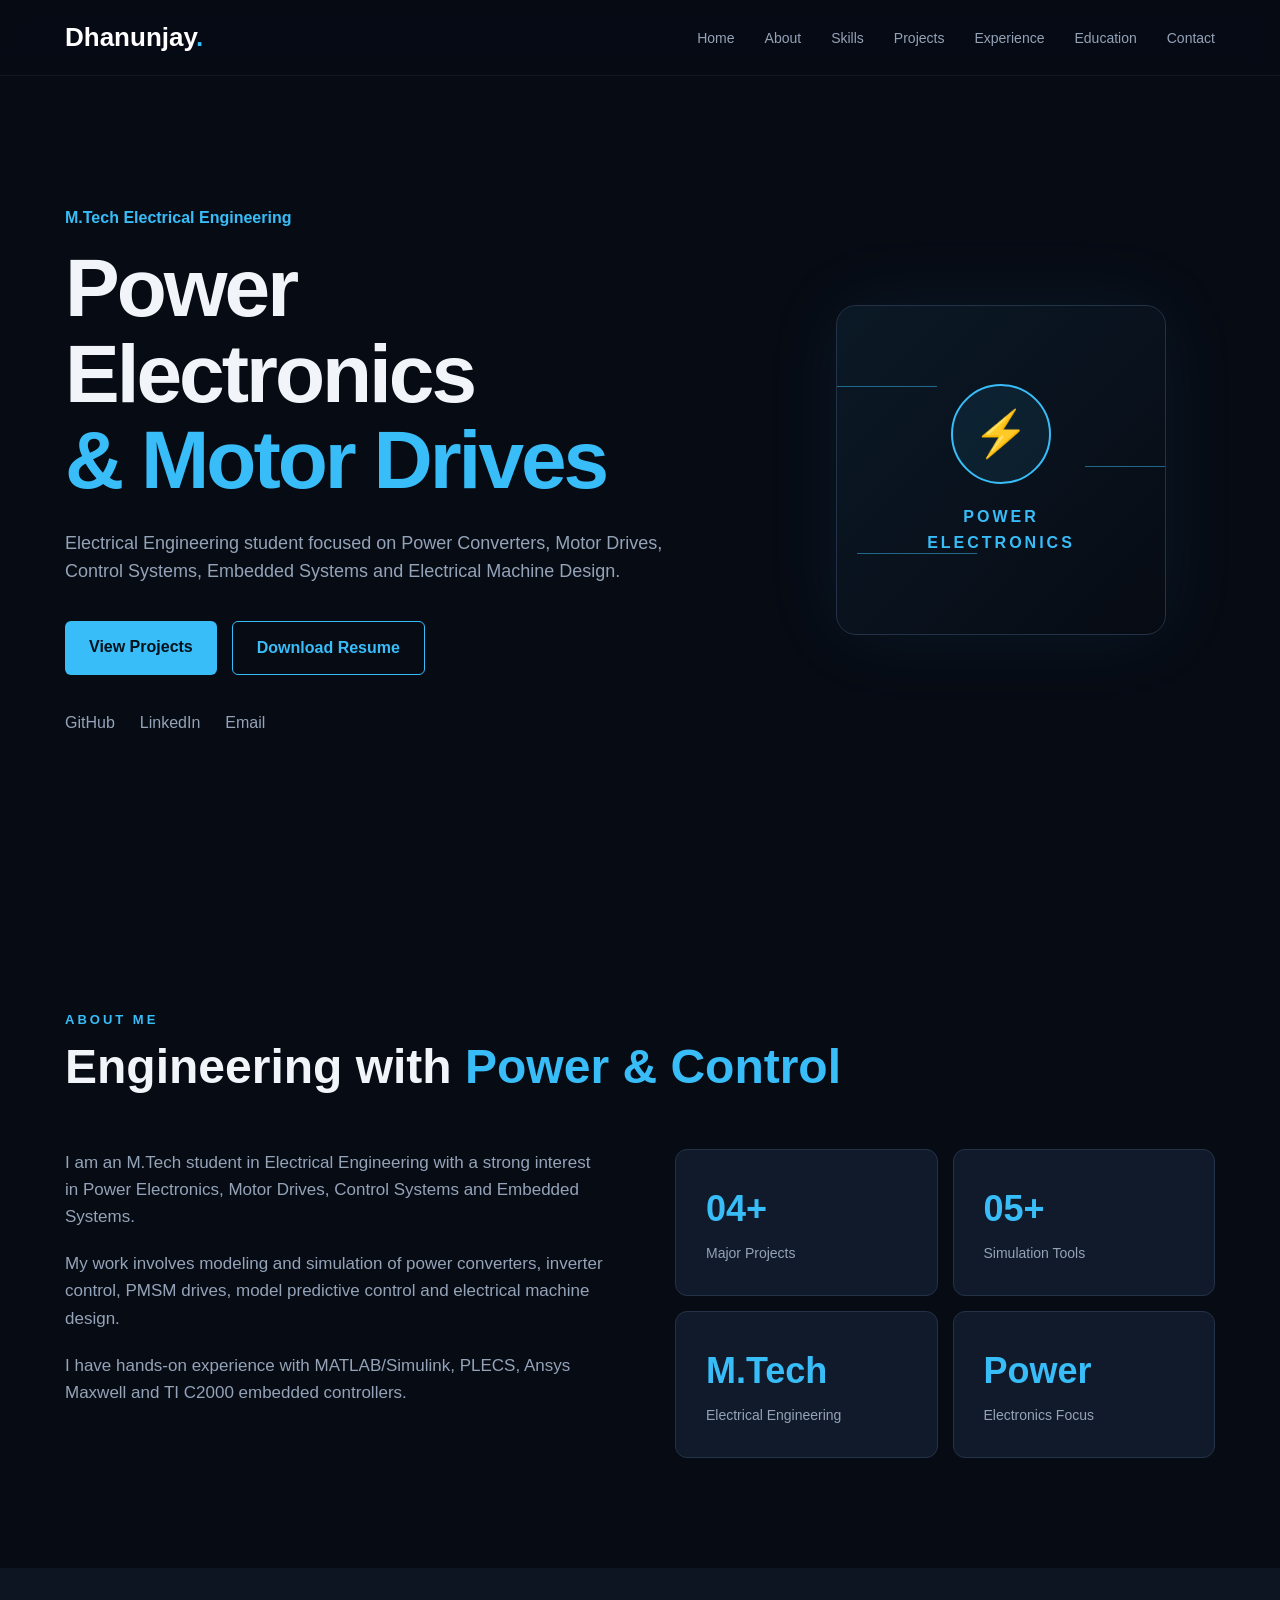
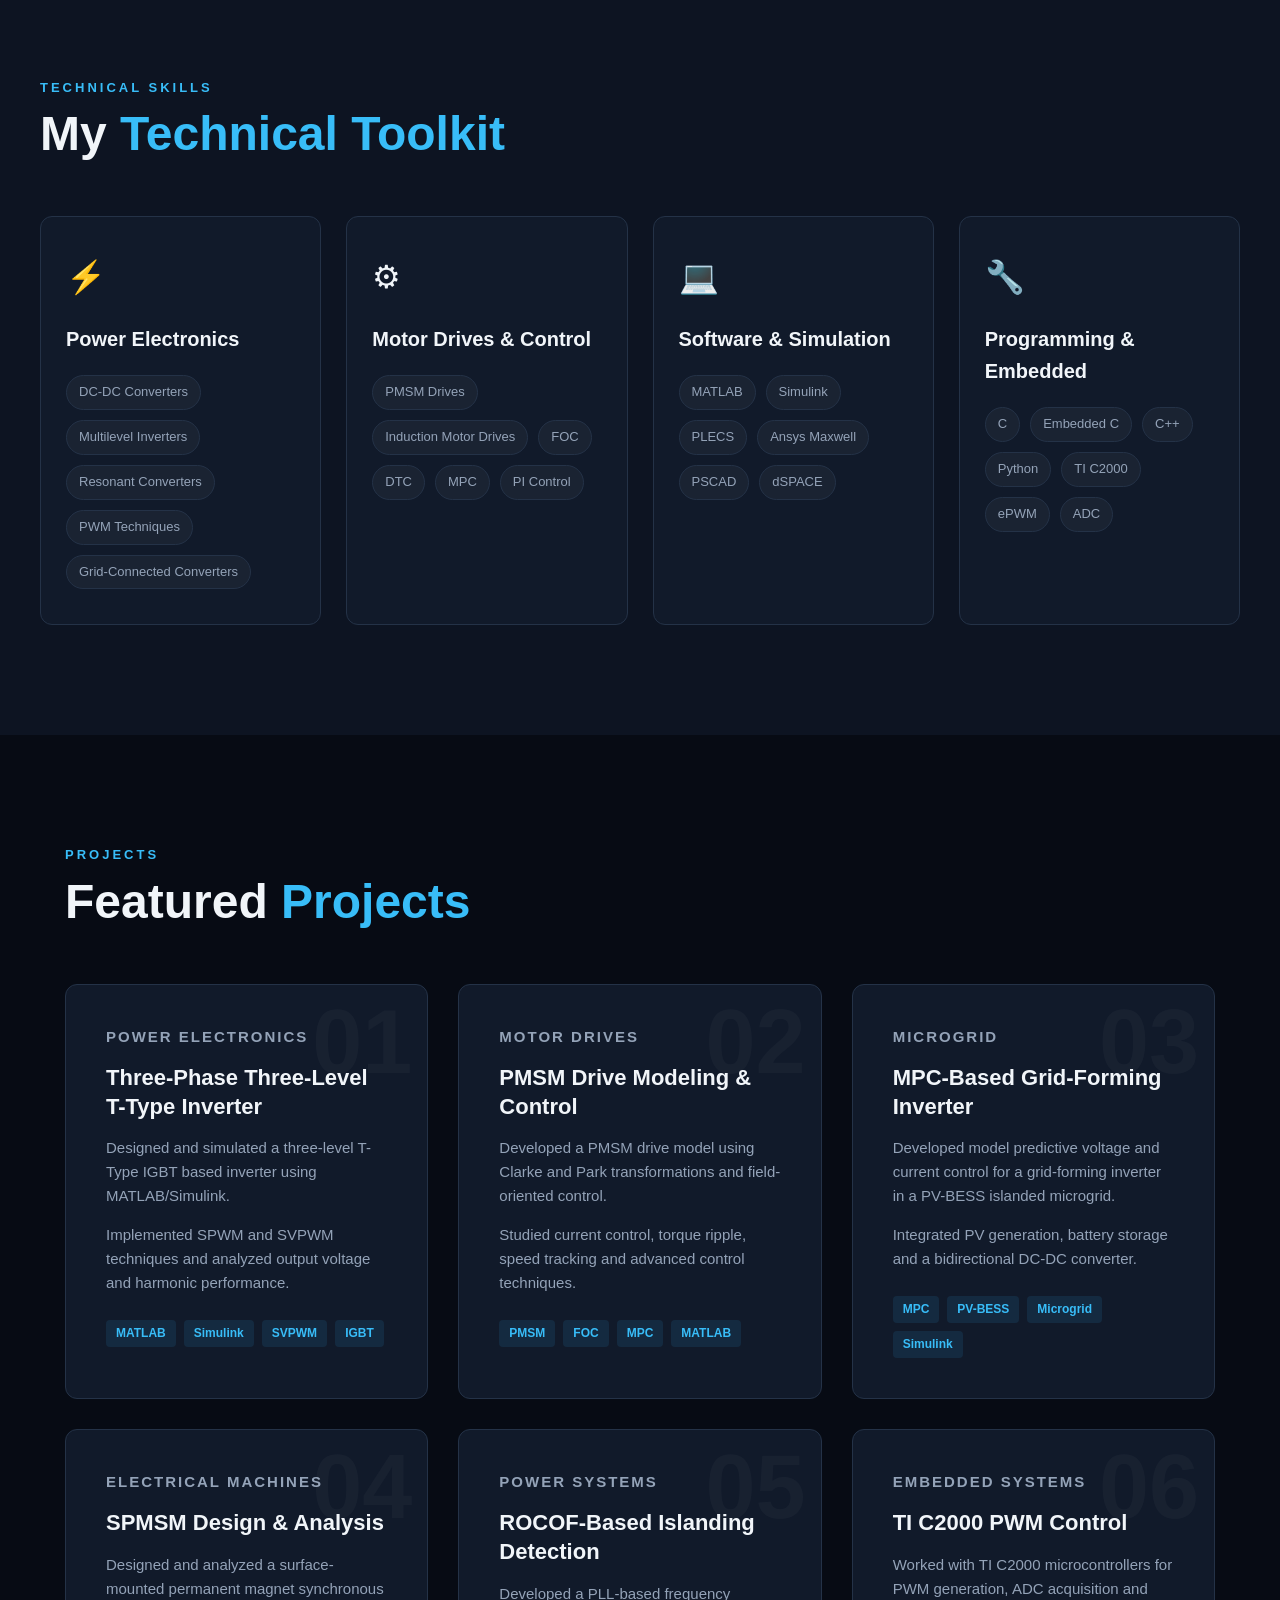
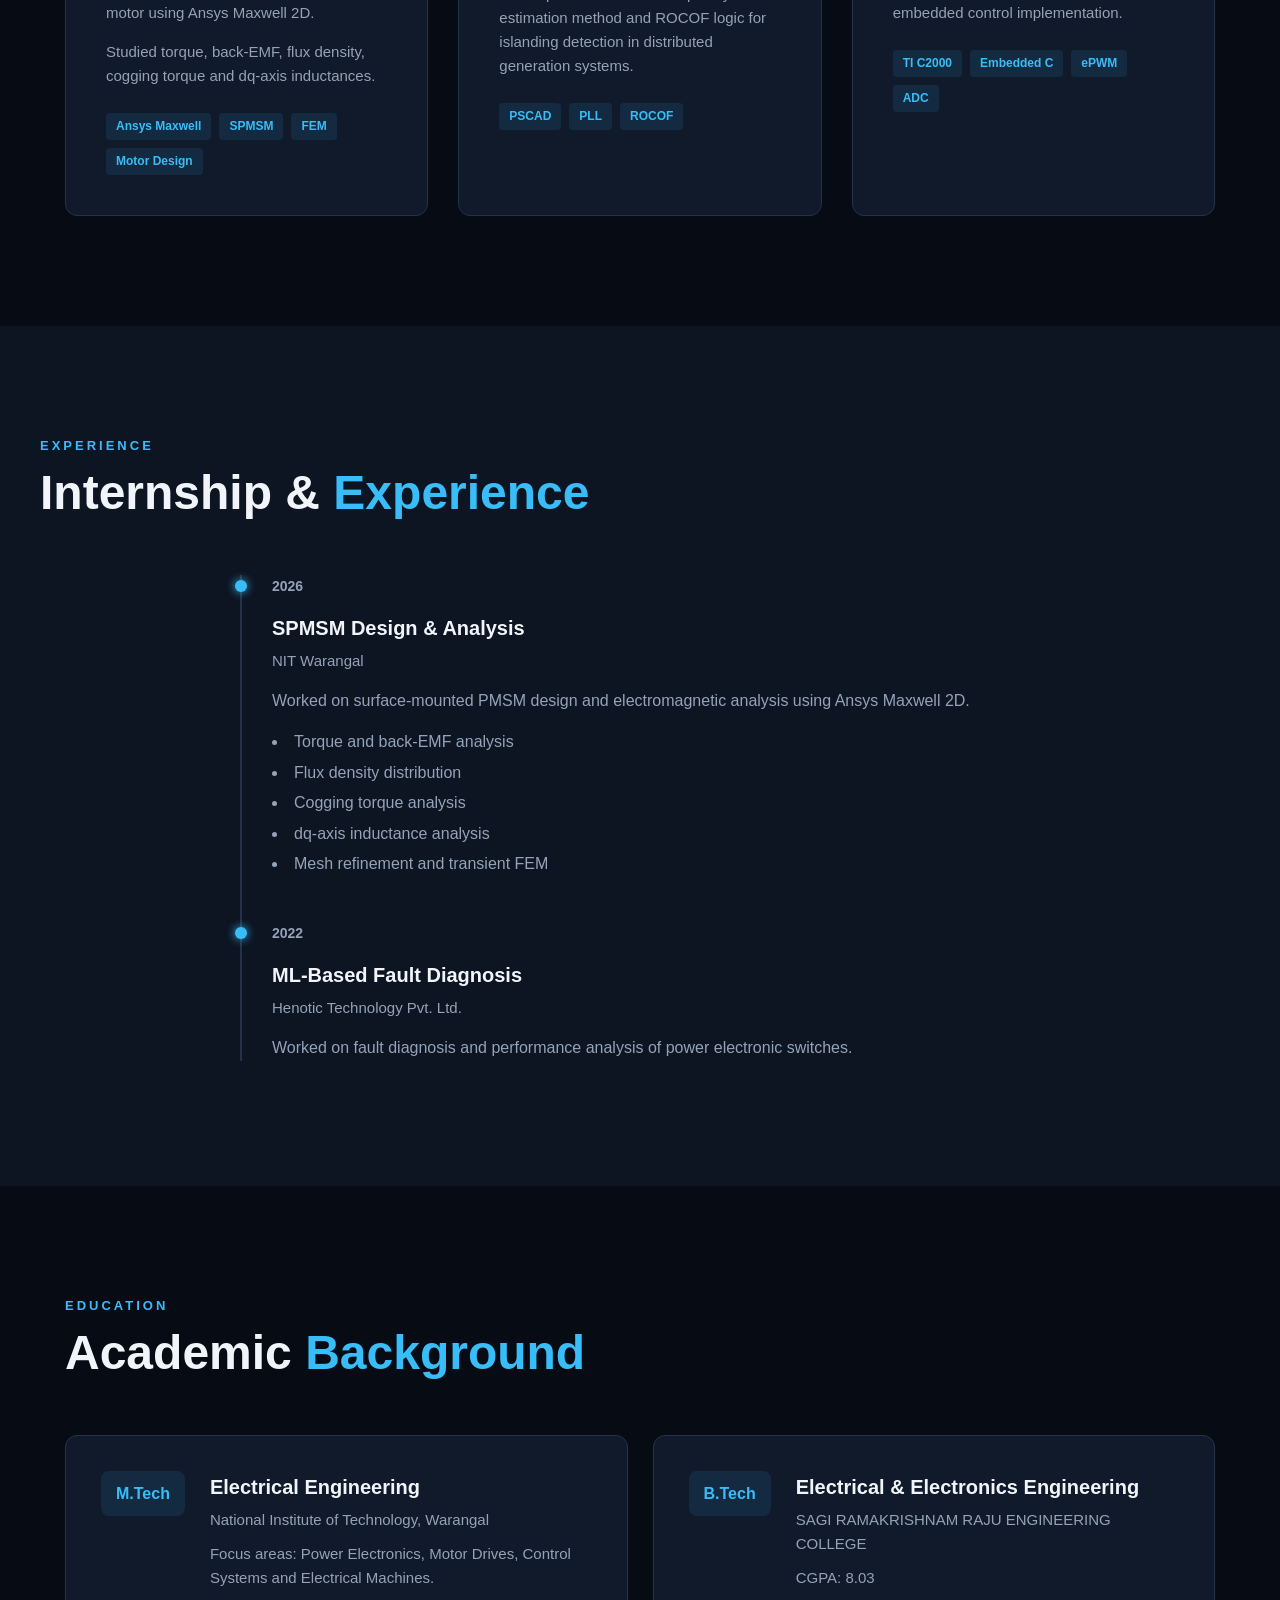
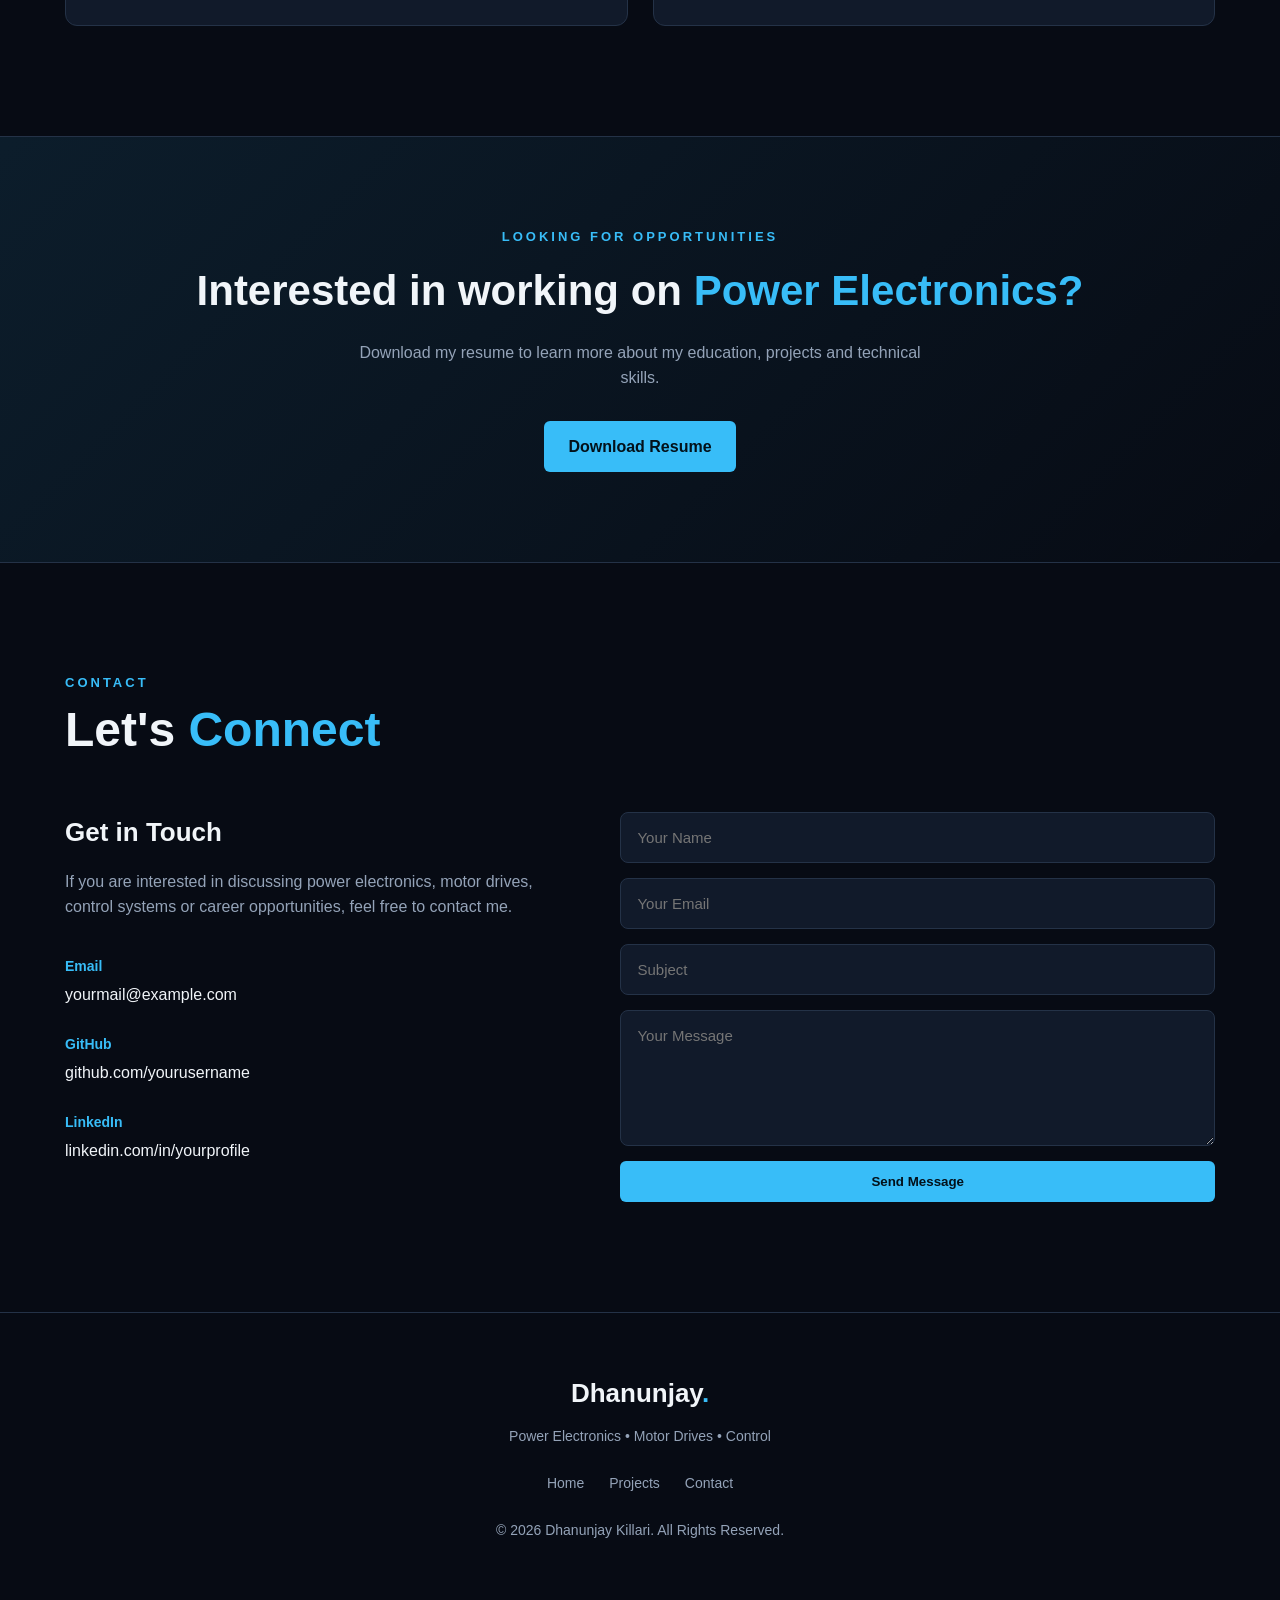
<file: index.html>
<!DOCTYPE html>
<html lang="en">

<head>
    <meta charset="UTF-8">
    <meta name="viewport" content="width=device-width, initial-scale=1.0">

    <title>Dhanunjay Killari | Power Electronics Engineer</title>

    <meta name="description"
        content="Portfolio of Dhanunjay Killari - M.Tech Electrical Engineering student specialising in Power Electronics, Motor Drives and Control Systems.">

    <link rel="stylesheet" href="style.css">
</head>

<body>

    <!-- ================= NAVIGATION ================= -->

    <header class="header">

        <nav class="navbar">

            <a href="#home" class="logo">
                Dhanunjay<span>.</span>
            </a>

            <button class="menu-btn" id="menuBtn">
                ☰
            </button>

            <ul class="nav-links" id="navLinks">

                <li>
                    <a href="#home">Home</a>
                </li>

                <li>
                    <a href="#about">About</a>
                </li>

                <li>
                    <a href="#skills">Skills</a>
                </li>

                <li>
                    <a href="#projects">Projects</a>
                </li>

                <li>
                    <a href="#experience">Experience</a>
                </li>

                <li>
                    <a href="#education">Education</a>
                </li>

                <li>
                    <a href="#contact">Contact</a>
                </li>

            </ul>

        </nav>

    </header>


    <!-- ================= HOME ================= -->

    <section id="home" class="hero">

        <div class="hero-content">

            <div class="hero-text">

                <p class="hero-small">
                    M.Tech Electrical Engineering
                </p>

                <h1>
                    Power Electronics
                    <br>
                    <span>& Motor Drives</span>
                </h1>

                <p class="hero-description">

                    Electrical Engineering student focused on
                    Power Converters, Motor Drives, Control Systems,
                    Embedded Systems and Electrical Machine Design.

                </p>

                <div class="hero-buttons">

                    <a href="#projects" class="btn primary-btn">
                        View Projects
                    </a>

                    <a href="new_one.pdf"
                       class="btn secondary-btn"
                       target="_blank">
                        Download Resume
                    </a>

                </div>

                <div class="social-links">

                    <a href="https://github.com/"
                       target="_blank">
                        GitHub
                    </a>

                    <a href="https://www.linkedin.com/in/dhanunjay-m1r06/"
                       target="_blank">
                        LinkedIn
                    </a>

                    <a href="mailto:killaridhanunjai@gmail.com">
                        Email
                    </a>

                </div>

            </div>


            <div class="hero-graphic">

                <div class="circuit-box">

                    <div class="circuit-line line1"></div>
                    <div class="circuit-line line2"></div>
                    <div class="circuit-line line3"></div>

                    <div class="circle">
                        ⚡
                    </div>

                    <p>
                        POWER<br>
                        ELECTRONICS
                    </p>

                </div>

            </div>

        </div>

    </section>


    <!-- ================= ABOUT ================= -->

    <section id="about" class="section">

        <div class="section-title">

            <p>ABOUT ME</p>

            <h2>
                Engineering with
                <span>Power & Control</span>
            </h2>

        </div>


        <div class="about-container">

            <div class="about-text">

                <p>
                    I am an M.Tech student in Electrical Engineering
                    with a strong interest in Power Electronics,
                    Motor Drives, Control Systems and Embedded Systems.
                </p>

                <p>
                    My work involves modeling and simulation of power
                    converters, inverter control, PMSM drives,
                    model predictive control and electrical machine
                    design.
                </p>

                <p>
                    I have hands-on experience with MATLAB/Simulink,
                    PLECS, Ansys Maxwell and TI C2000 embedded
                    controllers.
                </p>

            </div>


            <div class="about-stats">

                <div class="stat-card">

                    <h3>04+</h3>

                    <p>
                        Major Projects
                    </p>

                </div>


                <div class="stat-card">

                    <h3>05+</h3>

                    <p>
                        Simulation Tools
                    </p>

                </div>


                <div class="stat-card">

                    <h3>M.Tech</h3>

                    <p>
                        Electrical Engineering
                    </p>

                </div>


                <div class="stat-card">

                    <h3>Power</h3>

                    <p>
                        Electronics Focus
                    </p>

                </div>

            </div>

        </div>

    </section>


    <!-- ================= SKILLS ================= -->

    <section id="skills" class="section dark-section">

        <div class="section-title">

            <p>TECHNICAL SKILLS</p>

            <h2>
                My <span>Technical Toolkit</span>
            </h2>

        </div>


        <div class="skills-container">


            <!-- Power Electronics -->

            <div class="skill-category">

                <div class="skill-icon">
                    ⚡
                </div>

                <h3>
                    Power Electronics
                </h3>

                <div class="skill-list">

                    <span>DC-DC Converters</span>
                    <span>Multilevel Inverters</span>
                    <span>Resonant Converters</span>
                    <span>PWM Techniques</span>
                    <span>Grid-Connected Converters</span>

                </div>

            </div>


            <!-- Motor Drives -->

            <div class="skill-category">

                <div class="skill-icon">
                    ⚙
                </div>

                <h3>
                    Motor Drives & Control
                </h3>

                <div class="skill-list">

                    <span>PMSM Drives</span>
                    <span>Induction Motor Drives</span>
                    <span>FOC</span>
                    <span>DTC</span>
                    <span>MPC</span>
                    <span>PI Control</span>

                </div>

            </div>


            <!-- Software -->

            <div class="skill-category">

                <div class="skill-icon">
                    💻
                </div>

                <h3>
                    Software & Simulation
                </h3>

                <div class="skill-list">

                    <span>MATLAB</span>
                    <span>Simulink</span>
                    <span>PLECS</span>
                    <span>Ansys Maxwell</span>
                    <span>PSCAD</span>
                    <span>dSPACE</span>

                </div>

            </div>


            <!-- Embedded -->

            <div class="skill-category">

                <div class="skill-icon">
                    🔧
                </div>

                <h3>
                    Programming & Embedded
                </h3>

                <div class="skill-list">

                    <span>C</span>
                    <span>Embedded C</span>
                    <span>C++</span>
                    <span>Python</span>
                    <span>TI C2000</span>
                    <span>ePWM</span>
                    <span>ADC</span>

                </div>

            </div>

        </div>

    </section>


    <!-- ================= PROJECTS ================= -->

    <section id="projects" class="section">

        <div class="section-title">

            <p>PROJECTS</p>

            <h2>
                Featured <span>Projects</span>
            </h2>

        </div>


        <div class="projects-container">


            <!-- PROJECT 1 -->

            <div class="project-card">

                <div class="project-number">
                    01
                </div>

                <div class="project-content">

                    <p class="project-type">
                        POWER ELECTRONICS
                    </p>

                    <h3>
                        Three-Phase Three-Level
                        T-Type Inverter
                    </h3>

                    <p>
                        Designed and simulated a three-level
                        T-Type IGBT based inverter using
                        MATLAB/Simulink.
                    </p>

                    <p>
                        Implemented SPWM and SVPWM techniques
                        and analyzed output voltage and harmonic
                        performance.
                    </p>

                    <div class="project-tags">

                        <span>MATLAB</span>
                        <span>Simulink</span>
                        <span>SVPWM</span>
                        <span>IGBT</span>

                    </div>

                </div>

            </div>


            <!-- PROJECT 2 -->

            <div class="project-card">

                <div class="project-number">
                    02
                </div>

                <div class="project-content">

                    <p class="project-type">
                        MOTOR DRIVES
                    </p>

                    <h3>
                        PMSM Drive Modeling
                        & Control
                    </h3>

                    <p>
                        Developed a PMSM drive model using
                        Clarke and Park transformations and
                        field-oriented control.
                    </p>

                    <p>
                        Studied current control, torque ripple,
                        speed tracking and advanced control
                        techniques.
                    </p>

                    <div class="project-tags">

                        <span>PMSM</span>
                        <span>FOC</span>
                        <span>MPC</span>
                        <span>MATLAB</span>

                    </div>

                </div>

            </div>


            <!-- PROJECT 3 -->

            <div class="project-card">

                <div class="project-number">
                    03
                </div>

                <div class="project-content">

                    <p class="project-type">
                        MICROGRID
                    </p>

                    <h3>
                        MPC-Based Grid-Forming
                        Inverter
                    </h3>

                    <p>
                        Developed model predictive voltage and
                        current control for a grid-forming inverter
                        in a PV-BESS islanded microgrid.
                    </p>

                    <p>
                        Integrated PV generation, battery storage
                        and a bidirectional DC-DC converter.
                    </p>

                    <div class="project-tags">

                        <span>MPC</span>
                        <span>PV-BESS</span>
                        <span>Microgrid</span>
                        <span>Simulink</span>

                    </div>

                </div>

            </div>


            <!-- PROJECT 4 -->

            <div class="project-card">

                <div class="project-number">
                    04
                </div>

                <div class="project-content">

                    <p class="project-type">
                        ELECTRICAL MACHINES
                    </p>

                    <h3>
                        SPMSM Design & Analysis
                    </h3>

                    <p>
                        Designed and analyzed a surface-mounted
                        permanent magnet synchronous motor using
                        Ansys Maxwell 2D.
                    </p>

                    <p>
                        Studied torque, back-EMF, flux density,
                        cogging torque and dq-axis inductances.
                    </p>

                    <div class="project-tags">

                        <span>Ansys Maxwell</span>
                        <span>SPMSM</span>
                        <span>FEM</span>
                        <span>Motor Design</span>

                    </div>

                </div>

            </div>


            <!-- PROJECT 5 -->

            <div class="project-card">

                <div class="project-number">
                    05
                </div>

                <div class="project-content">

                    <p class="project-type">
                        POWER SYSTEMS
                    </p>

                    <h3>
                        ROCOF-Based
                        Islanding Detection
                    </h3>

                    <p>
                        Developed a PLL-based frequency estimation
                        method and ROCOF logic for islanding
                        detection in distributed generation systems.
                    </p>

                    <div class="project-tags">

                        <span>PSCAD</span>
                        <span>PLL</span>
                        <span>ROCOF</span>

                    </div>

                </div>

            </div>


            <!-- PROJECT 6 -->

            <div class="project-card">

                <div class="project-number">
                    06
                </div>

                <div class="project-content">

                    <p class="project-type">
                        EMBEDDED SYSTEMS
                    </p>

                    <h3>
                        TI C2000 PWM
                        Control
                    </h3>

                    <p>
                        Worked with TI C2000 microcontrollers for
                        PWM generation, ADC acquisition and
                        embedded control implementation.
                    </p>

                    <div class="project-tags">

                        <span>TI C2000</span>
                        <span>Embedded C</span>
                        <span>ePWM</span>
                        <span>ADC</span>

                    </div>

                </div>

            </div>

        </div>

    </section>


    <!-- ================= EXPERIENCE ================= -->

    <section id="experience" class="section dark-section">

        <div class="section-title">

            <p>EXPERIENCE</p>

            <h2>
                Internship & <span>Experience</span>
            </h2>

        </div>


        <div class="timeline">


            <div class="timeline-item">

                <div class="timeline-dot"></div>

                <div class="timeline-content">

                    <p class="timeline-date">
                        2026
                    </p>

                    <h3>
                        SPMSM Design & Analysis
                    </h3>

                    <h4>
                        NIT Warangal
                    </h4>

                    <p>
                        Worked on surface-mounted PMSM design
                        and electromagnetic analysis using
                        Ansys Maxwell 2D.
                    </p>

                    <ul>

                        <li>
                            Torque and back-EMF analysis
                        </li>

                        <li>
                            Flux density distribution
                        </li>

                        <li>
                            Cogging torque analysis
                        </li>

                        <li>
                            dq-axis inductance analysis
                        </li>

                        <li>
                            Mesh refinement and transient FEM
                        </li>

                    </ul>

                </div>

            </div>


            <div class="timeline-item">

                <div class="timeline-dot"></div>

                <div class="timeline-content">

                    <p class="timeline-date">
                        2022
                    </p>

                    <h3>
                        ML-Based Fault Diagnosis
                    </h3>

                    <h4>
                        Henotic Technology Pvt. Ltd.
                    </h4>

                    <p>
                        Worked on fault diagnosis and performance
                        analysis of power electronic switches.
                    </p>

                </div>

            </div>


        </div>

    </section>


    <!-- ================= EDUCATION ================= -->

    <section id="education" class="section">

        <div class="section-title">

            <p>EDUCATION</p>

            <h2>
                Academic <span>Background</span>
            </h2>

        </div>


        <div class="education-container">


            <div class="education-card">

                <div class="education-year">
                    M.Tech
                </div>

                <div>

                    <h3>
                        Electrical Engineering
                    </h3>

                    <p>
                        National Institute of Technology,
                        Warangal
                    </p>

                    <p class="education-description">
                        Focus areas: Power Electronics,
                        Motor Drives, Control Systems and
                        Electrical Machines.
                    </p>

                </div>

            </div>


            <div class="education-card">

                <div class="education-year">
                    B.Tech
                </div>

                <div>

                    <h3>
                        Electrical & Electronics Engineering
                    </h3>

                    <p>
                        SAGI RAMAKRISHNAM RAJU ENGINEERING COLLEGE
                    </p>

                    <p class="education-description">
                        CGPA: 8.03
                    </p>

                </div>

            </div>


        </div>

    </section>


    <!-- ================= RESUME ================= -->

    <section class="resume-section">

        <div>

            <p>
                LOOKING FOR OPPORTUNITIES
            </p>

            <h2>
                Interested in working on
                <span>Power Electronics?</span>
            </h2>

            <p>
                Download my resume to learn more about
                my education, projects and technical skills.
            </p>

            <a href="new_one.pdf"
               class="btn primary-btn"
                target="_blank" >

                Download Resume

            </a>

        </div>

    </section>


    <!-- ================= CONTACT ================= -->

    <section id="contact" class="section">

        <div class="section-title">

            <p>CONTACT</p>

            <h2>
                Let's <span>Connect</span>
            </h2>

        </div>


        <div class="contact-container">

            <div class="contact-info">

                <h3>
                    Get in Touch
                </h3>

                <p>
                    If you are interested in discussing
                    power electronics, motor drives,
                    control systems or career opportunities,
                    feel free to contact me.
                </p>


                <div class="contact-item">

                    <strong>Email</strong>

                    <a href="mailto:yourmail@example.com">
                        yourmail@example.com
                    </a>

                </div>


                <div class="contact-item">

                    <strong>GitHub</strong>

                    <a href="https://github.com/"
                       target="_blank">
                        github.com/yourusername
                    </a>

                </div>


                <div class="contact-item">

                    <strong>LinkedIn</strong>

                    <a href="https://www.linkedin.com/"
                       target="_blank">
                        linkedin.com/in/yourprofile
                    </a>

                </div>

            </div>


<form class="contact-form" id="contactForm">

    <input
        type="text"
        id="name"
        name="name"
        placeholder="Your Name"
        required
    >

    <input
        type="email"
        id="email"
        name="email"
        placeholder="Your Email"
        required
    >

    <input
        type="text"
        id="subject"
        name="subject"
        placeholder="Subject"
        required
    >

    <textarea
        id="message"
        name="message"
        rows="6"
        placeholder="Your Message"
        required></textarea>

    <button
        type="submit"
        class="btn primary-btn">

        Send Message

    </button>

</form>

        </div>

    </section>


    <!-- ================= FOOTER ================= -->

    <footer>

        <div class="footer-content">

            <h3>
                Dhanunjay<span>.</span>
            </h3>

            <p>
                Power Electronics • Motor Drives • Control
            </p>

            <div class="footer-links">

                <a href="#home">
                    Home
                </a>

                <a href="#projects">
                    Projects
                </a>

                <a href="#contact">
                    Contact
                </a>

            </div>

            <p class="copyright">
                © 2026 Dhanunjay Killari. All Rights Reserved.
            </p>

        </div>

    </footer>


    <!-- JAVASCRIPT -->

    <script src="script.js"></script>

</body>

</html>
</file>
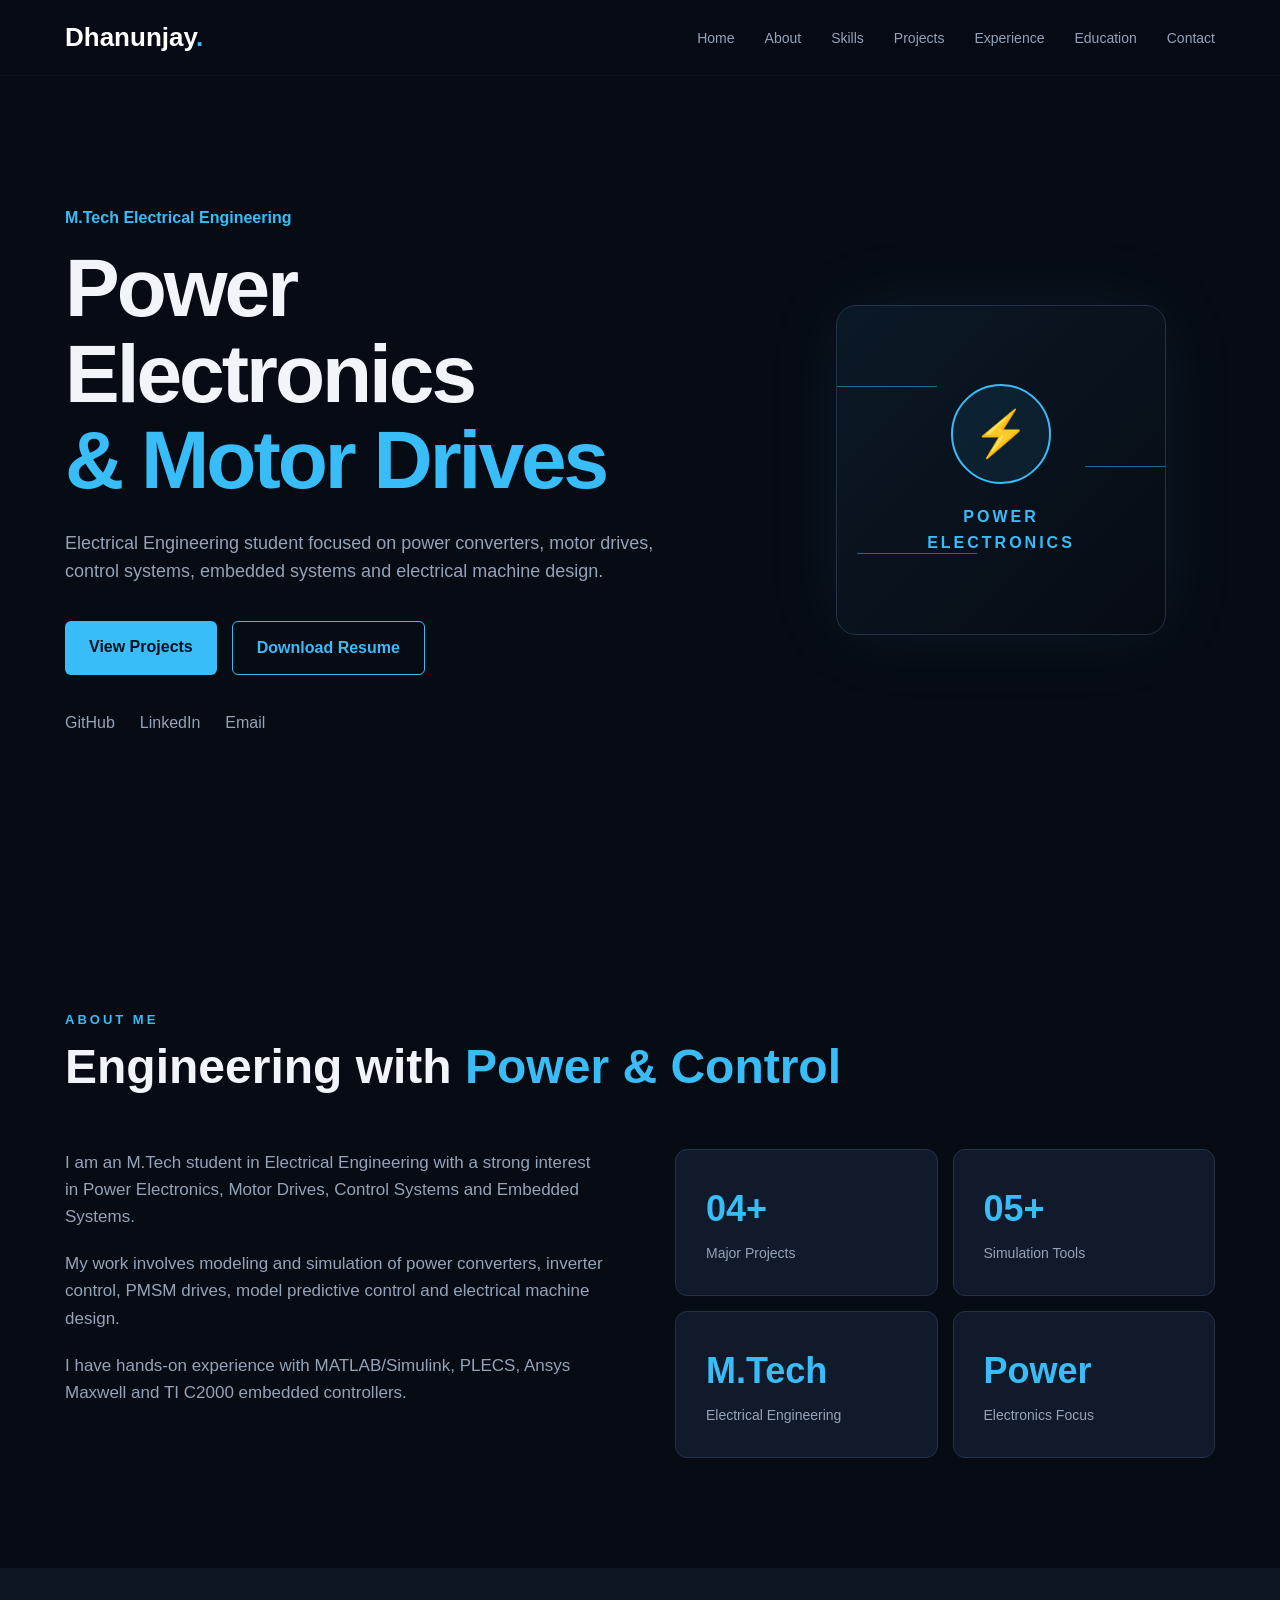
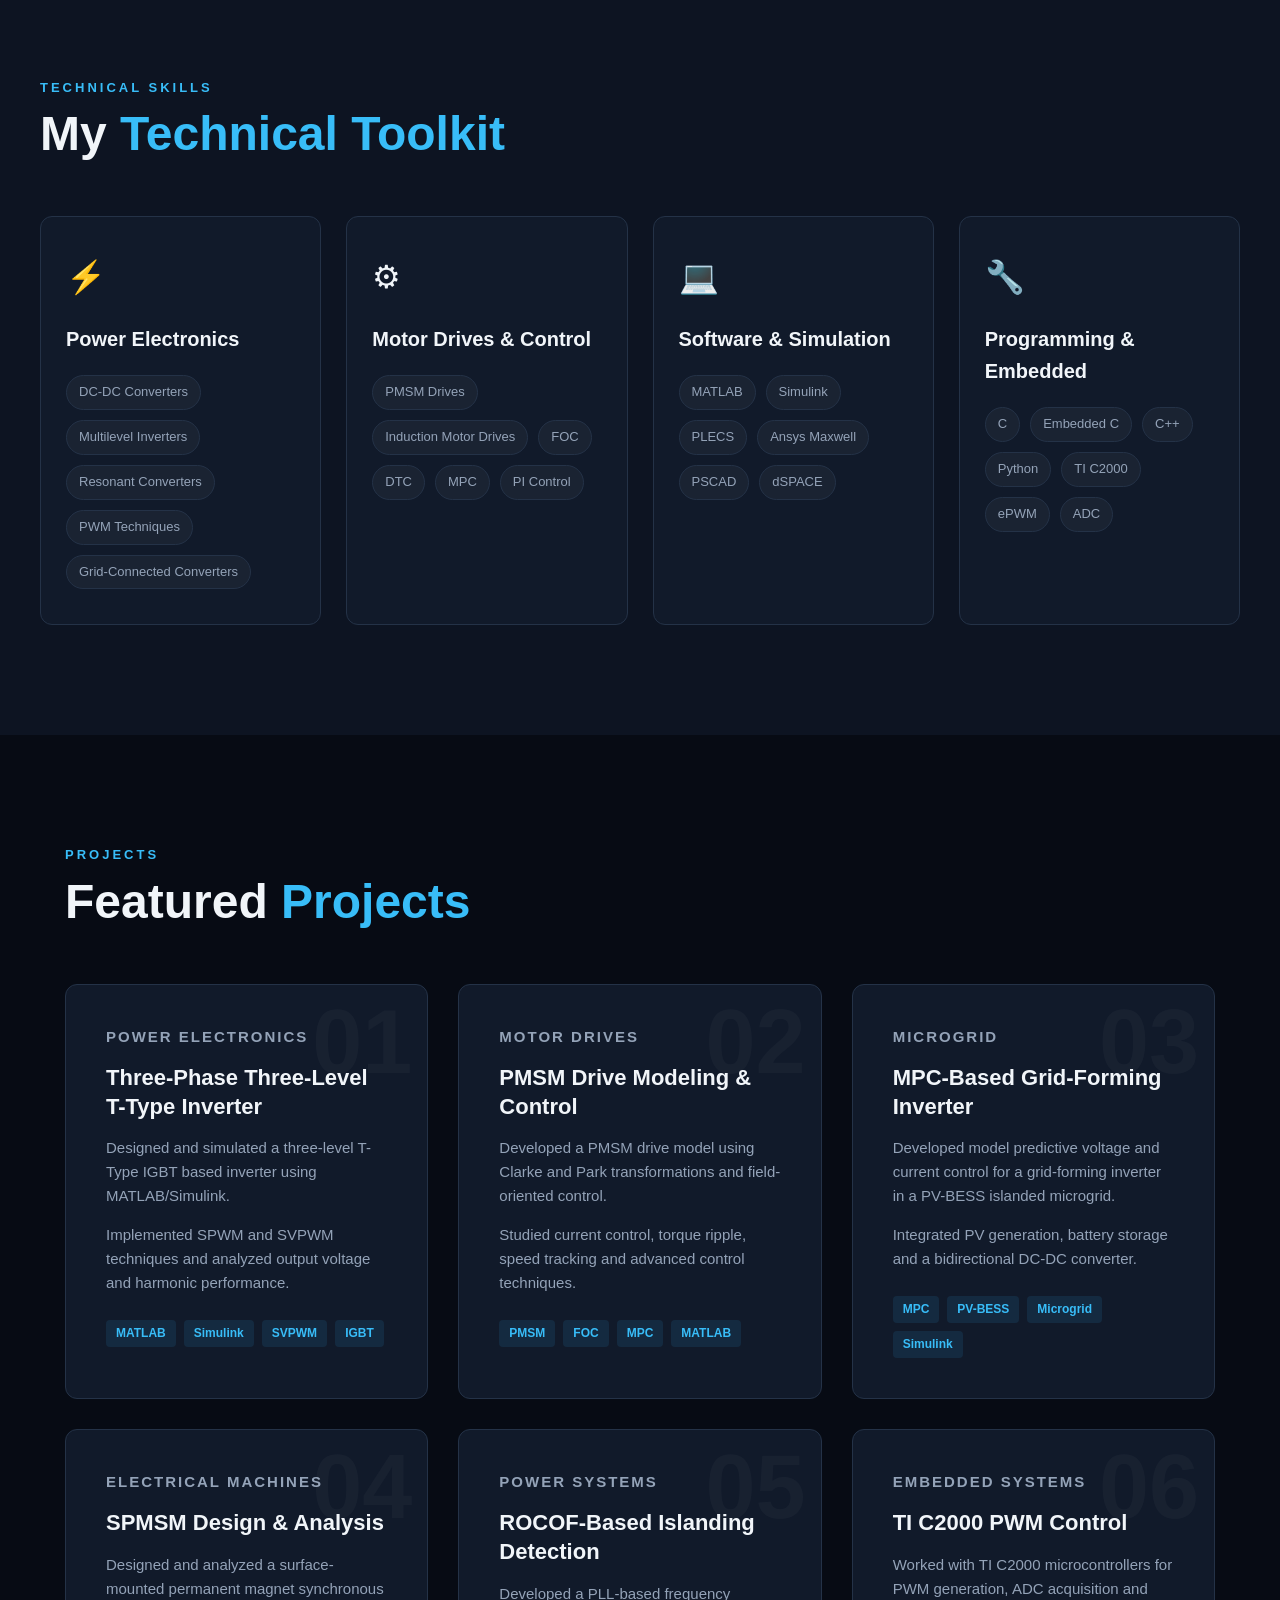
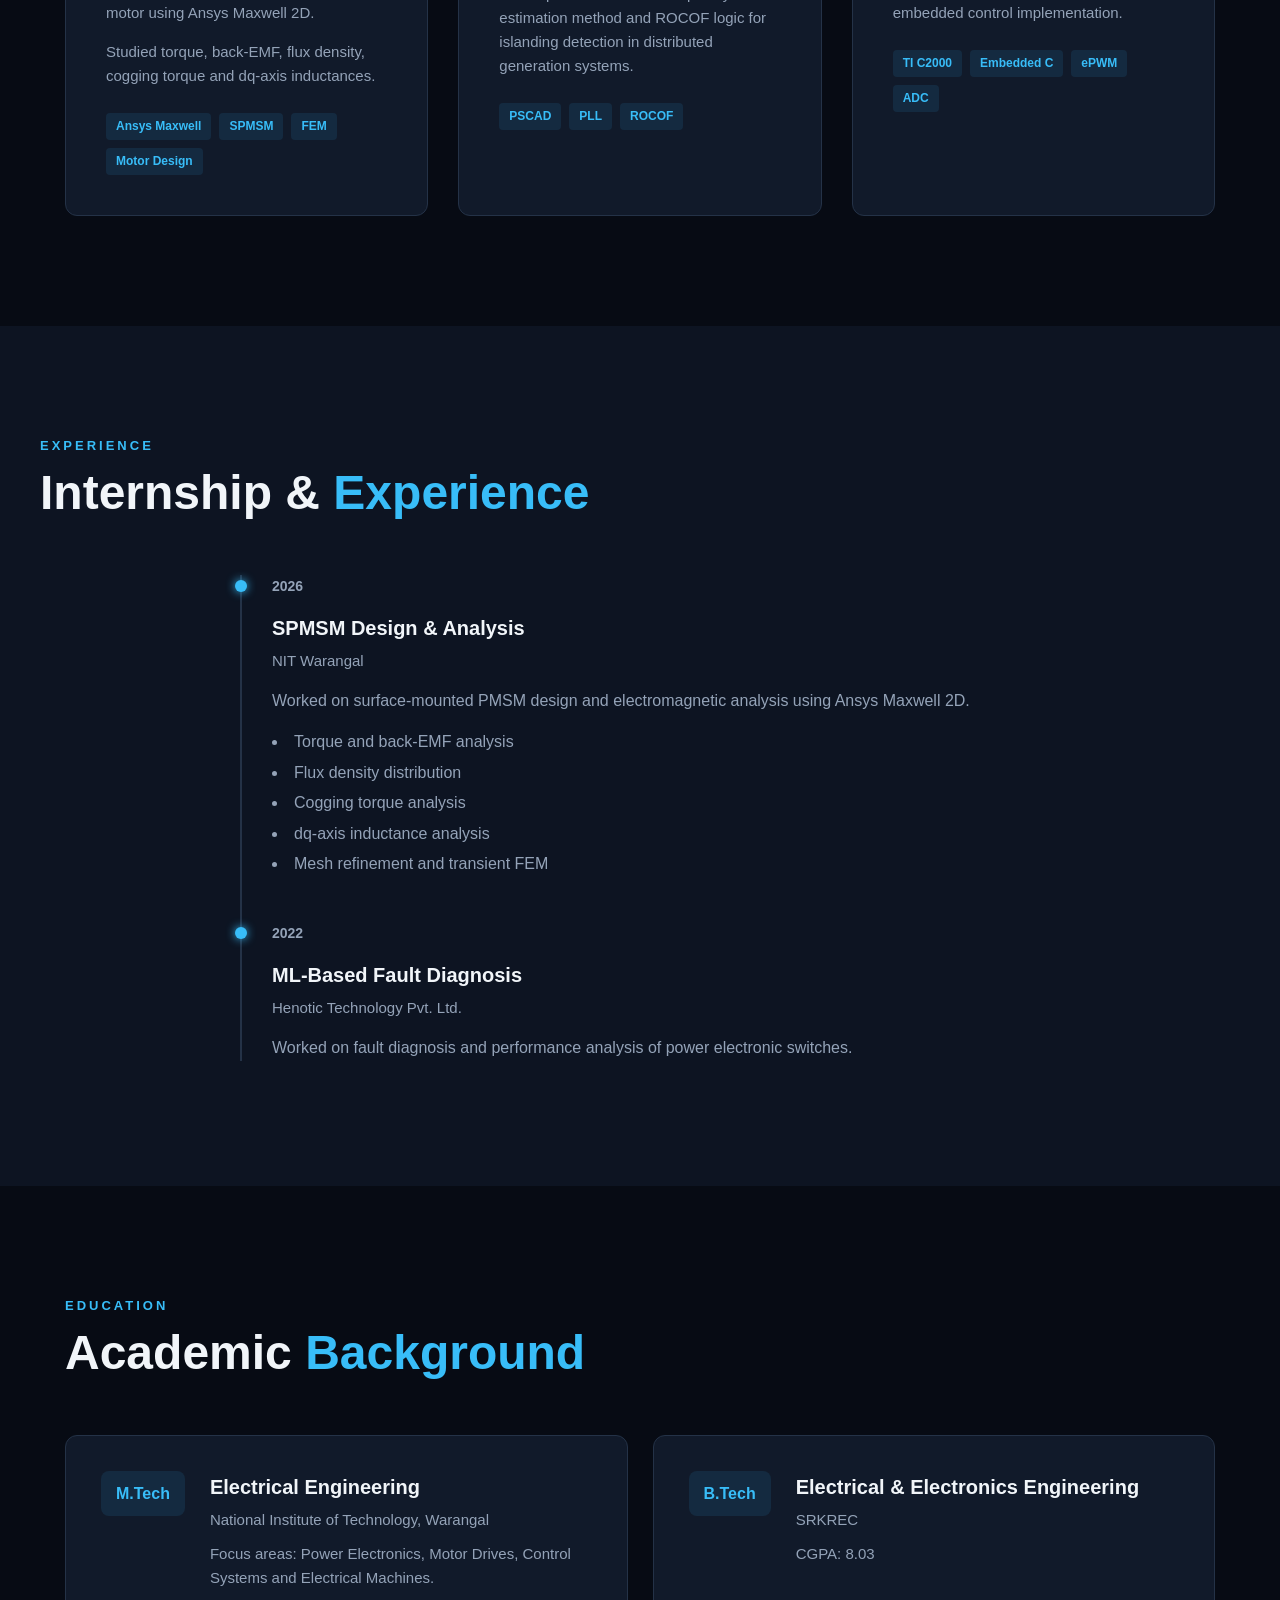
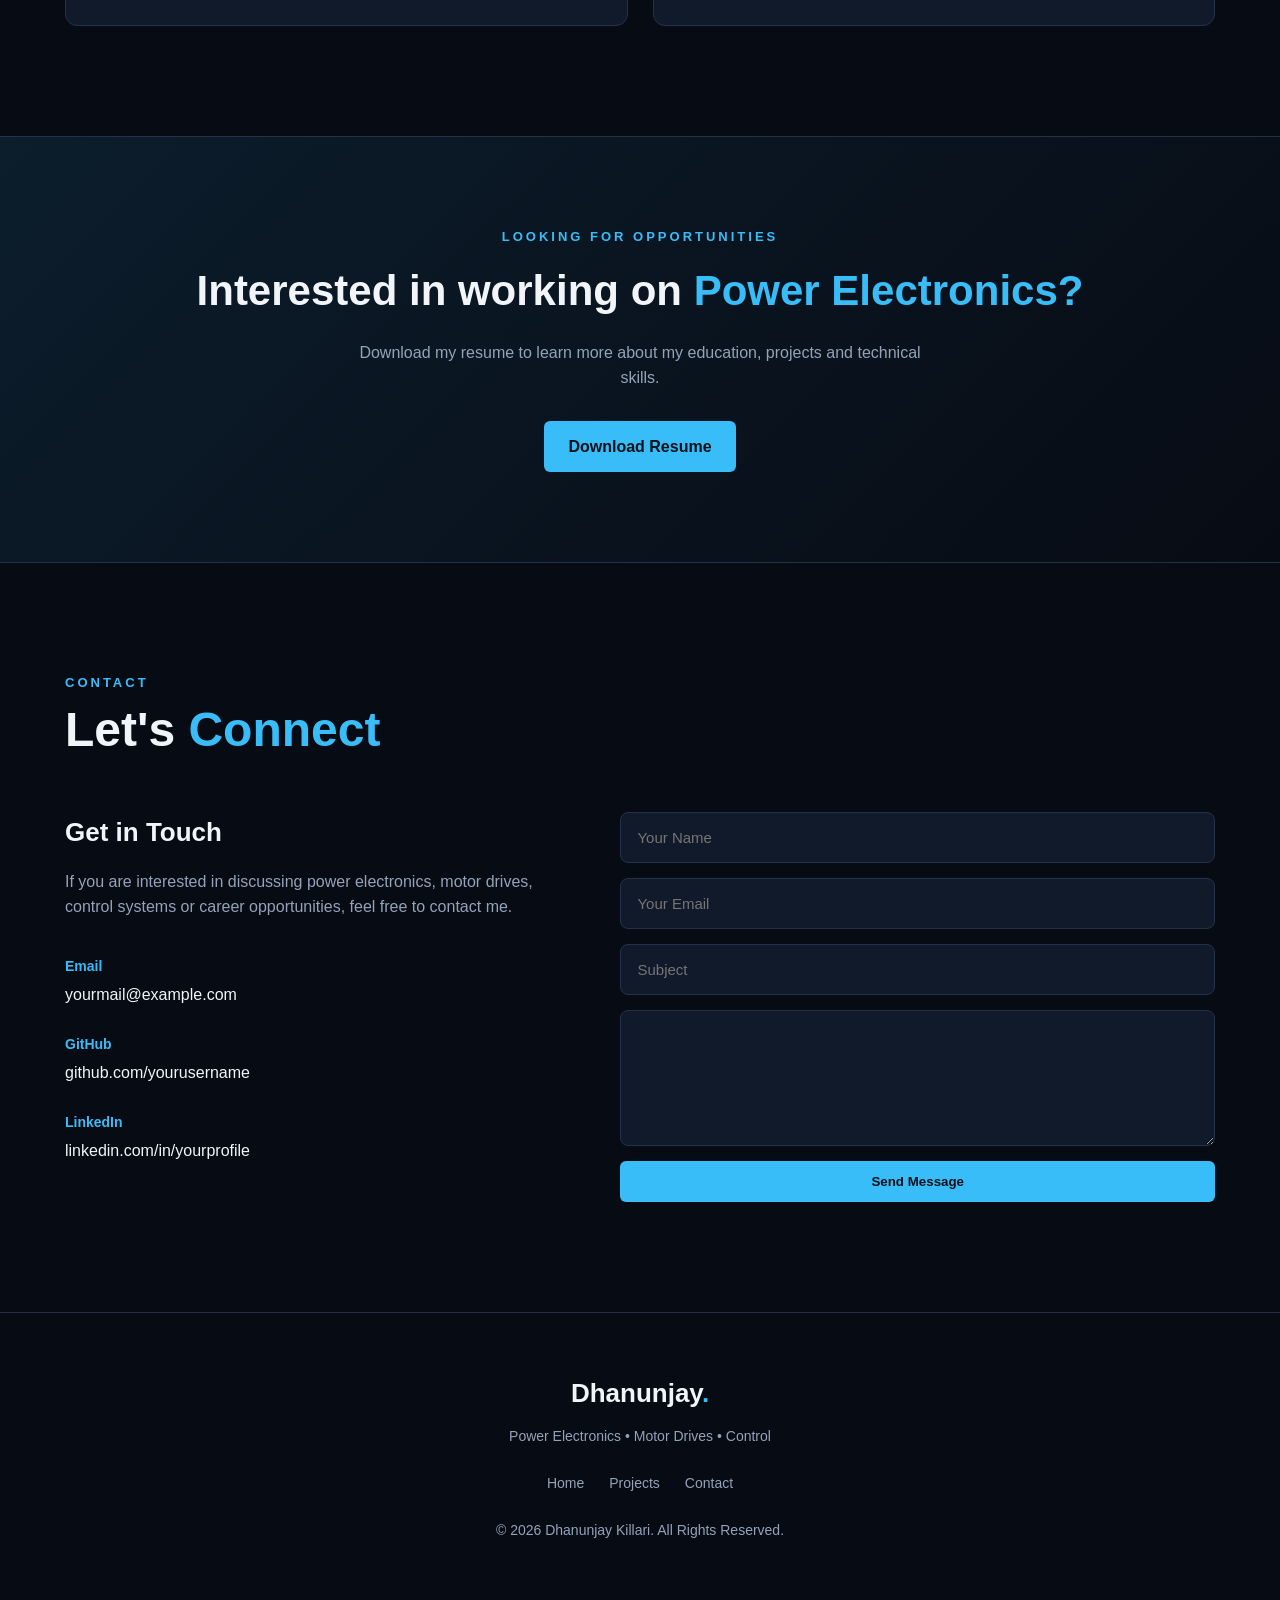
<file: inted.html>
<!DOCTYPE html>
<html lang="en">

<head>
    <meta charset="UTF-8">
    <meta name="viewport" content="width=device-width, initial-scale=1.0">

    <title>Dhanunjay Killari | Power Electronics Engineer</title>

    <meta name="description"
        content="Portfolio of Dhanunjay Killari - M.Tech Electrical Engineering student specializing in Power Electronics, Motor Drives and Control Systems.">

    <link rel="stylesheet" href="style.css">
</head>

<body>

    <!-- ================= NAVIGATION ================= -->

    <header class="header">

        <nav class="navbar">

            <a href="#home" class="logo">
                Dhanunjay<span>.</span>
            </a>

            <button class="menu-btn" id="menuBtn">
                ☰
            </button>

            <ul class="nav-links" id="navLinks">

                <li>
                    <a href="#home">Home</a>
                </li>

                <li>
                    <a href="#about">About</a>
                </li>

                <li>
                    <a href="#skills">Skills</a>
                </li>

                <li>
                    <a href="#projects">Projects</a>
                </li>

                <li>
                    <a href="#experience">Experience</a>
                </li>

                <li>
                    <a href="#education">Education</a>
                </li>

                <li>
                    <a href="#contact">Contact</a>
                </li>

            </ul>

        </nav>

    </header>


    <!-- ================= HOME ================= -->

    <section id="home" class="hero">

        <div class="hero-content">

            <div class="hero-text">

                <p class="hero-small">
                    M.Tech Electrical Engineering
                </p>

                <h1>
                    Power Electronics
                    <br>
                    <span>& Motor Drives</span>
                </h1>

                <p class="hero-description">

                    Electrical Engineering student focused on
                    power converters, motor drives, control systems,
                    embedded systems and electrical machine design.

                </p>

                <div class="hero-buttons">

                    <a href="#projects" class="btn primary-btn">
                        View Projects
                    </a>

                    <a href="assets/resume.pdf"
                       class="btn secondary-btn"
                       target="_blank">
                        Download Resume
                    </a>

                </div>

                <div class="social-links">

                    <a href="https://github.com/"
                       target="_blank">
                        GitHub
                    </a>

                    <a href="https://www.linkedin.com/"
                       target="_blank">
                        LinkedIn
                    </a>

                    <a href="mailto:yourmail@example.com">
                        Email
                    </a>

                </div>

            </div>


            <div class="hero-graphic">

                <div class="circuit-box">

                    <div class="circuit-line line1"></div>
                    <div class="circuit-line line2"></div>
                    <div class="circuit-line line3"></div>

                    <div class="circle">
                        ⚡
                    </div>

                    <p>
                        POWER<br>
                        ELECTRONICS
                    </p>

                </div>

            </div>

        </div>

    </section>


    <!-- ================= ABOUT ================= -->

    <section id="about" class="section">

        <div class="section-title">

            <p>ABOUT ME</p>

            <h2>
                Engineering with
                <span>Power & Control</span>
            </h2>

        </div>


        <div class="about-container">

            <div class="about-text">

                <p>
                    I am an M.Tech student in Electrical Engineering
                    with a strong interest in Power Electronics,
                    Motor Drives, Control Systems and Embedded Systems.
                </p>

                <p>
                    My work involves modeling and simulation of power
                    converters, inverter control, PMSM drives,
                    model predictive control and electrical machine
                    design.
                </p>

                <p>
                    I have hands-on experience with MATLAB/Simulink,
                    PLECS, Ansys Maxwell and TI C2000 embedded
                    controllers.
                </p>

            </div>


            <div class="about-stats">

                <div class="stat-card">

                    <h3>04+</h3>

                    <p>
                        Major Projects
                    </p>

                </div>


                <div class="stat-card">

                    <h3>05+</h3>

                    <p>
                        Simulation Tools
                    </p>

                </div>


                <div class="stat-card">

                    <h3>M.Tech</h3>

                    <p>
                        Electrical Engineering
                    </p>

                </div>


                <div class="stat-card">

                    <h3>Power</h3>

                    <p>
                        Electronics Focus
                    </p>

                </div>

            </div>

        </div>

    </section>


    <!-- ================= SKILLS ================= -->

    <section id="skills" class="section dark-section">

        <div class="section-title">

            <p>TECHNICAL SKILLS</p>

            <h2>
                My <span>Technical Toolkit</span>
            </h2>

        </div>


        <div class="skills-container">


            <!-- Power Electronics -->

            <div class="skill-category">

                <div class="skill-icon">
                    ⚡
                </div>

                <h3>
                    Power Electronics
                </h3>

                <div class="skill-list">

                    <span>DC-DC Converters</span>
                    <span>Multilevel Inverters</span>
                    <span>Resonant Converters</span>
                    <span>PWM Techniques</span>
                    <span>Grid-Connected Converters</span>

                </div>

            </div>


            <!-- Motor Drives -->

            <div class="skill-category">

                <div class="skill-icon">
                    ⚙
                </div>

                <h3>
                    Motor Drives & Control
                </h3>

                <div class="skill-list">

                    <span>PMSM Drives</span>
                    <span>Induction Motor Drives</span>
                    <span>FOC</span>
                    <span>DTC</span>
                    <span>MPC</span>
                    <span>PI Control</span>

                </div>

            </div>


            <!-- Software -->

            <div class="skill-category">

                <div class="skill-icon">
                    💻
                </div>

                <h3>
                    Software & Simulation
                </h3>

                <div class="skill-list">

                    <span>MATLAB</span>
                    <span>Simulink</span>
                    <span>PLECS</span>
                    <span>Ansys Maxwell</span>
                    <span>PSCAD</span>
                    <span>dSPACE</span>

                </div>

            </div>


            <!-- Embedded -->

            <div class="skill-category">

                <div class="skill-icon">
                    🔧
                </div>

                <h3>
                    Programming & Embedded
                </h3>

                <div class="skill-list">

                    <span>C</span>
                    <span>Embedded C</span>
                    <span>C++</span>
                    <span>Python</span>
                    <span>TI C2000</span>
                    <span>ePWM</span>
                    <span>ADC</span>

                </div>

            </div>

        </div>

    </section>


    <!-- ================= PROJECTS ================= -->

    <section id="projects" class="section">

        <div class="section-title">

            <p>PROJECTS</p>

            <h2>
                Featured <span>Projects</span>
            </h2>

        </div>


        <div class="projects-container">


            <!-- PROJECT 1 -->

            <div class="project-card">

                <div class="project-number">
                    01
                </div>

                <div class="project-content">

                    <p class="project-type">
                        POWER ELECTRONICS
                    </p>

                    <h3>
                        Three-Phase Three-Level
                        T-Type Inverter
                    </h3>

                    <p>
                        Designed and simulated a three-level
                        T-Type IGBT based inverter using
                        MATLAB/Simulink.
                    </p>

                    <p>
                        Implemented SPWM and SVPWM techniques
                        and analyzed output voltage and harmonic
                        performance.
                    </p>

                    <div class="project-tags">

                        <span>MATLAB</span>
                        <span>Simulink</span>
                        <span>SVPWM</span>
                        <span>IGBT</span>

                    </div>

                </div>

            </div>


            <!-- PROJECT 2 -->

            <div class="project-card">

                <div class="project-number">
                    02
                </div>

                <div class="project-content">

                    <p class="project-type">
                        MOTOR DRIVES
                    </p>

                    <h3>
                        PMSM Drive Modeling
                        & Control
                    </h3>

                    <p>
                        Developed a PMSM drive model using
                        Clarke and Park transformations and
                        field-oriented control.
                    </p>

                    <p>
                        Studied current control, torque ripple,
                        speed tracking and advanced control
                        techniques.
                    </p>

                    <div class="project-tags">

                        <span>PMSM</span>
                        <span>FOC</span>
                        <span>MPC</span>
                        <span>MATLAB</span>

                    </div>

                </div>

            </div>


            <!-- PROJECT 3 -->

            <div class="project-card">

                <div class="project-number">
                    03
                </div>

                <div class="project-content">

                    <p class="project-type">
                        MICROGRID
                    </p>

                    <h3>
                        MPC-Based Grid-Forming
                        Inverter
                    </h3>

                    <p>
                        Developed model predictive voltage and
                        current control for a grid-forming inverter
                        in a PV-BESS islanded microgrid.
                    </p>

                    <p>
                        Integrated PV generation, battery storage
                        and a bidirectional DC-DC converter.
                    </p>

                    <div class="project-tags">

                        <span>MPC</span>
                        <span>PV-BESS</span>
                        <span>Microgrid</span>
                        <span>Simulink</span>

                    </div>

                </div>

            </div>


            <!-- PROJECT 4 -->

            <div class="project-card">

                <div class="project-number">
                    04
                </div>

                <div class="project-content">

                    <p class="project-type">
                        ELECTRICAL MACHINES
                    </p>

                    <h3>
                        SPMSM Design & Analysis
                    </h3>

                    <p>
                        Designed and analyzed a surface-mounted
                        permanent magnet synchronous motor using
                        Ansys Maxwell 2D.
                    </p>

                    <p>
                        Studied torque, back-EMF, flux density,
                        cogging torque and dq-axis inductances.
                    </p>

                    <div class="project-tags">

                        <span>Ansys Maxwell</span>
                        <span>SPMSM</span>
                        <span>FEM</span>
                        <span>Motor Design</span>

                    </div>

                </div>

            </div>


            <!-- PROJECT 5 -->

            <div class="project-card">

                <div class="project-number">
                    05
                </div>

                <div class="project-content">

                    <p class="project-type">
                        POWER SYSTEMS
                    </p>

                    <h3>
                        ROCOF-Based
                        Islanding Detection
                    </h3>

                    <p>
                        Developed a PLL-based frequency estimation
                        method and ROCOF logic for islanding
                        detection in distributed generation systems.
                    </p>

                    <div class="project-tags">

                        <span>PSCAD</span>
                        <span>PLL</span>
                        <span>ROCOF</span>

                    </div>

                </div>

            </div>


            <!-- PROJECT 6 -->

            <div class="project-card">

                <div class="project-number">
                    06
                </div>

                <div class="project-content">

                    <p class="project-type">
                        EMBEDDED SYSTEMS
                    </p>

                    <h3>
                        TI C2000 PWM
                        Control
                    </h3>

                    <p>
                        Worked with TI C2000 microcontrollers for
                        PWM generation, ADC acquisition and
                        embedded control implementation.
                    </p>

                    <div class="project-tags">

                        <span>TI C2000</span>
                        <span>Embedded C</span>
                        <span>ePWM</span>
                        <span>ADC</span>

                    </div>

                </div>

            </div>

        </div>

    </section>


    <!-- ================= EXPERIENCE ================= -->

    <section id="experience" class="section dark-section">

        <div class="section-title">

            <p>EXPERIENCE</p>

            <h2>
                Internship & <span>Experience</span>
            </h2>

        </div>


        <div class="timeline">


            <div class="timeline-item">

                <div class="timeline-dot"></div>

                <div class="timeline-content">

                    <p class="timeline-date">
                        2026
                    </p>

                    <h3>
                        SPMSM Design & Analysis
                    </h3>

                    <h4>
                        NIT Warangal
                    </h4>

                    <p>
                        Worked on surface-mounted PMSM design
                        and electromagnetic analysis using
                        Ansys Maxwell 2D.
                    </p>

                    <ul>

                        <li>
                            Torque and back-EMF analysis
                        </li>

                        <li>
                            Flux density distribution
                        </li>

                        <li>
                            Cogging torque analysis
                        </li>

                        <li>
                            dq-axis inductance analysis
                        </li>

                        <li>
                            Mesh refinement and transient FEM
                        </li>

                    </ul>

                </div>

            </div>


            <div class="timeline-item">

                <div class="timeline-dot"></div>

                <div class="timeline-content">

                    <p class="timeline-date">
                        2022
                    </p>

                    <h3>
                        ML-Based Fault Diagnosis
                    </h3>

                    <h4>
                        Henotic Technology Pvt. Ltd.
                    </h4>

                    <p>
                        Worked on fault diagnosis and performance
                        analysis of power electronic switches.
                    </p>

                </div>

            </div>


        </div>

    </section>


    <!-- ================= EDUCATION ================= -->

    <section id="education" class="section">

        <div class="section-title">

            <p>EDUCATION</p>

            <h2>
                Academic <span>Background</span>
            </h2>

        </div>


        <div class="education-container">


            <div class="education-card">

                <div class="education-year">
                    M.Tech
                </div>

                <div>

                    <h3>
                        Electrical Engineering
                    </h3>

                    <p>
                        National Institute of Technology,
                        Warangal
                    </p>

                    <p class="education-description">
                        Focus areas: Power Electronics,
                        Motor Drives, Control Systems and
                        Electrical Machines.
                    </p>

                </div>

            </div>


            <div class="education-card">

                <div class="education-year">
                    B.Tech
                </div>

                <div>

                    <h3>
                        Electrical & Electronics Engineering
                    </h3>

                    <p>
                        SRKREC
                    </p>

                    <p class="education-description">
                        CGPA: 8.03
                    </p>

                </div>

            </div>


        </div>

    </section>


    <!-- ================= RESUME ================= -->

    <section class="resume-section">

        <div>

            <p>
                LOOKING FOR OPPORTUNITIES
            </p>

            <h2>
                Interested in working on
                <span>Power Electronics?</span>
            </h2>

            <p>
                Download my resume to learn more about
                my education, projects and technical skills.
            </p>

            <a href="assets/resume.pdf"
               target="_blank"
               class="btn primary-btn">

                Download Resume

            </a>

        </div>

    </section>


    <!-- ================= CONTACT ================= -->

    <section id="contact" class="section">

        <div class="section-title">

            <p>CONTACT</p>

            <h2>
                Let's <span>Connect</span>
            </h2>

        </div>


        <div class="contact-container">

            <div class="contact-info">

                <h3>
                    Get in Touch
                </h3>

                <p>
                    If you are interested in discussing
                    power electronics, motor drives,
                    control systems or career opportunities,
                    feel free to contact me.
                </p>


                <div class="contact-item">

                    <strong>Email</strong>

                    <a href="mailto:yourmail@example.com">
                        yourmail@example.com
                    </a>

                </div>


                <div class="contact-item">

                    <strong>GitHub</strong>

                    <a href="https://github.com/"
                       target="_blank">
                        github.com/yourusername
                    </a>

                </div>


                <div class="contact-item">

                    <strong>LinkedIn</strong>

                    <a href="https://www.linkedin.com/"
                       target="_blank">
                        linkedin.com/in/yourprofile
                    </a>

                </div>

            </div>


            <form class="contact-form"
                  id="contactForm">

                <input
                    type="text"
                    id="name"
                    placeholder="Your Name"
                    required
                >

                <input
                    type="email"
                    id="email"
                    placeholder="Your Email"
                    required
                >

                <input
                    type="text"
                    id="subject"
                    placeholder="Subject"
                    required
                >

                <textarea
                    id="message"
                    rows="6"
                    placeholder="Your Message"
                    required>
                </textarea>

                <button
                    type="submit"
                    class="btn primary-btn">

                    Send Message

                </button>

            </form>

        </div>

    </section>


    <!-- ================= FOOTER ================= -->

    <footer>

        <div class="footer-content">

            <h3>
                Dhanunjay<span>.</span>
            </h3>

            <p>
                Power Electronics • Motor Drives • Control
            </p>

            <div class="footer-links">

                <a href="#home">
                    Home
                </a>

                <a href="#projects">
                    Projects
                </a>

                <a href="#contact">
                    Contact
                </a>

            </div>

            <p class="copyright">
                © 2026 Dhanunjay Killari. All Rights Reserved.
            </p>

        </div>

    </footer>


    <!-- JAVASCRIPT -->

    <script src="script.js"></script>

</body>

</html>
</file>
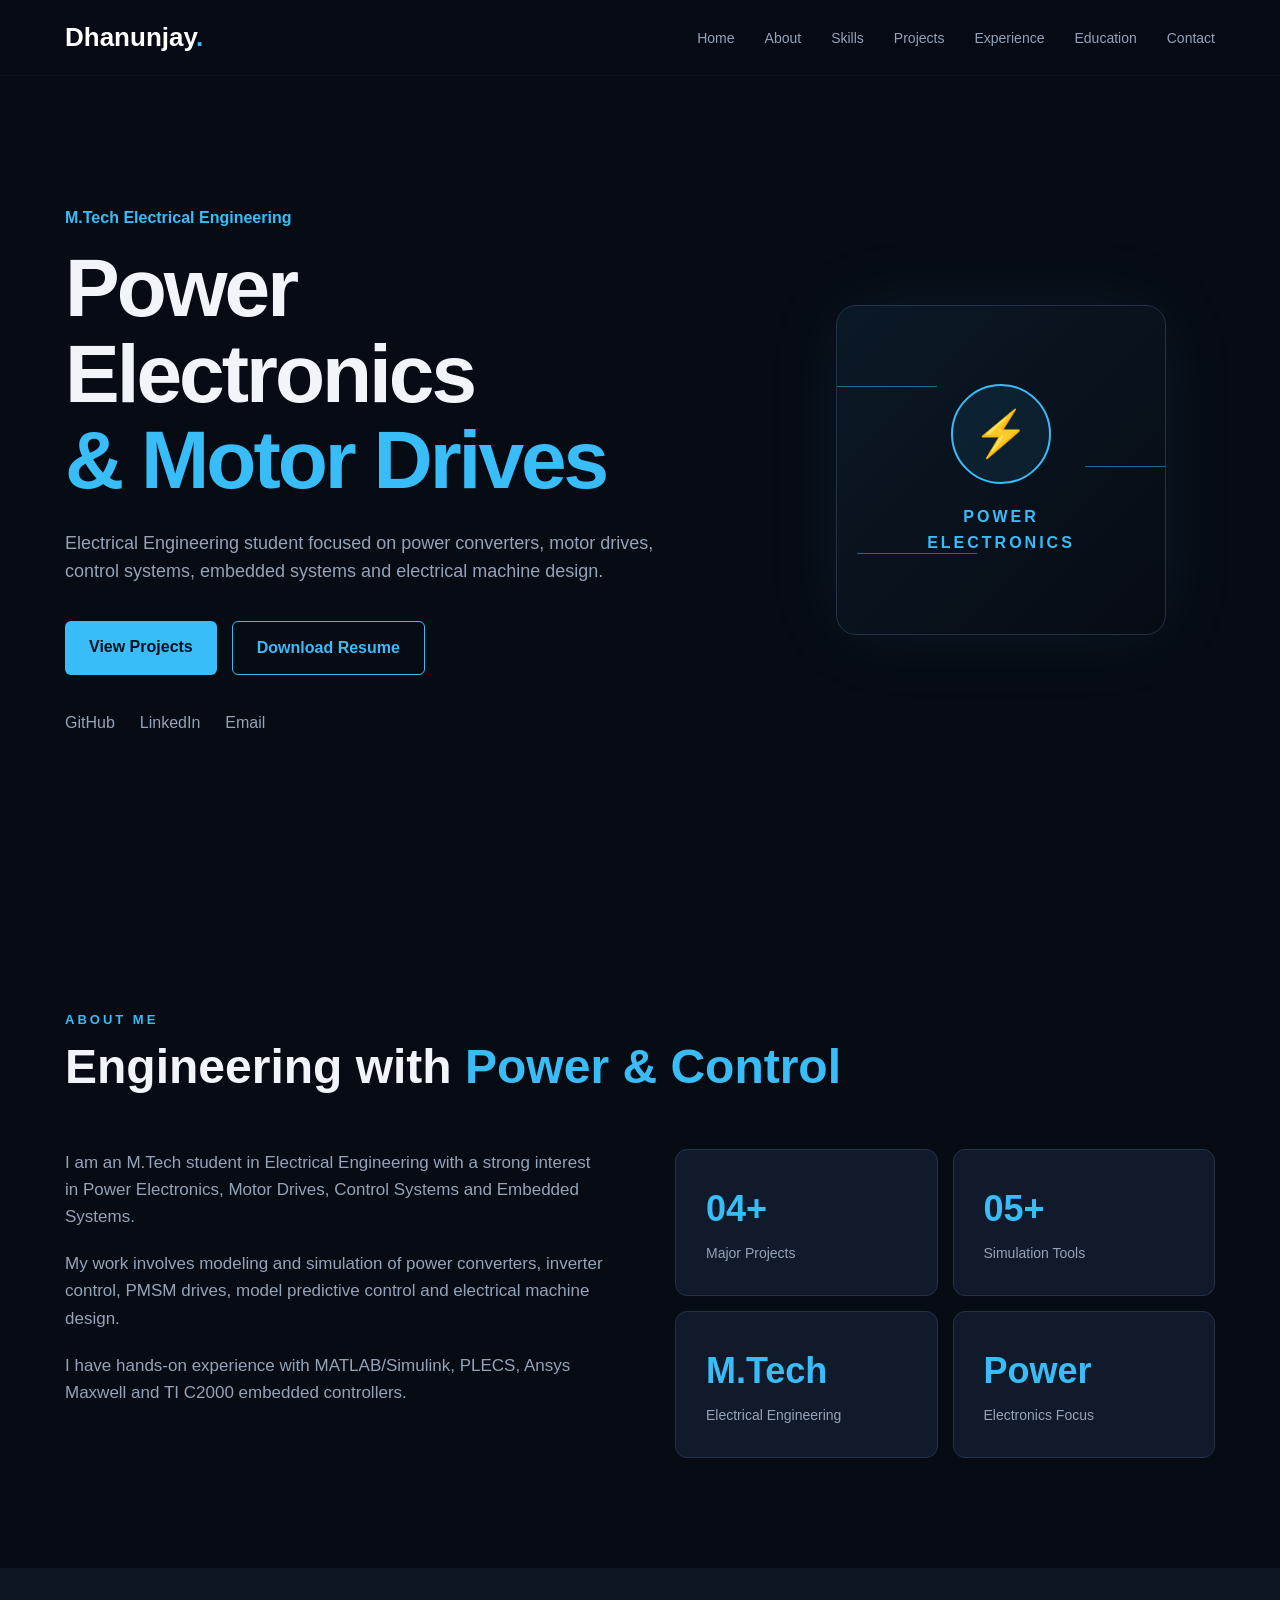
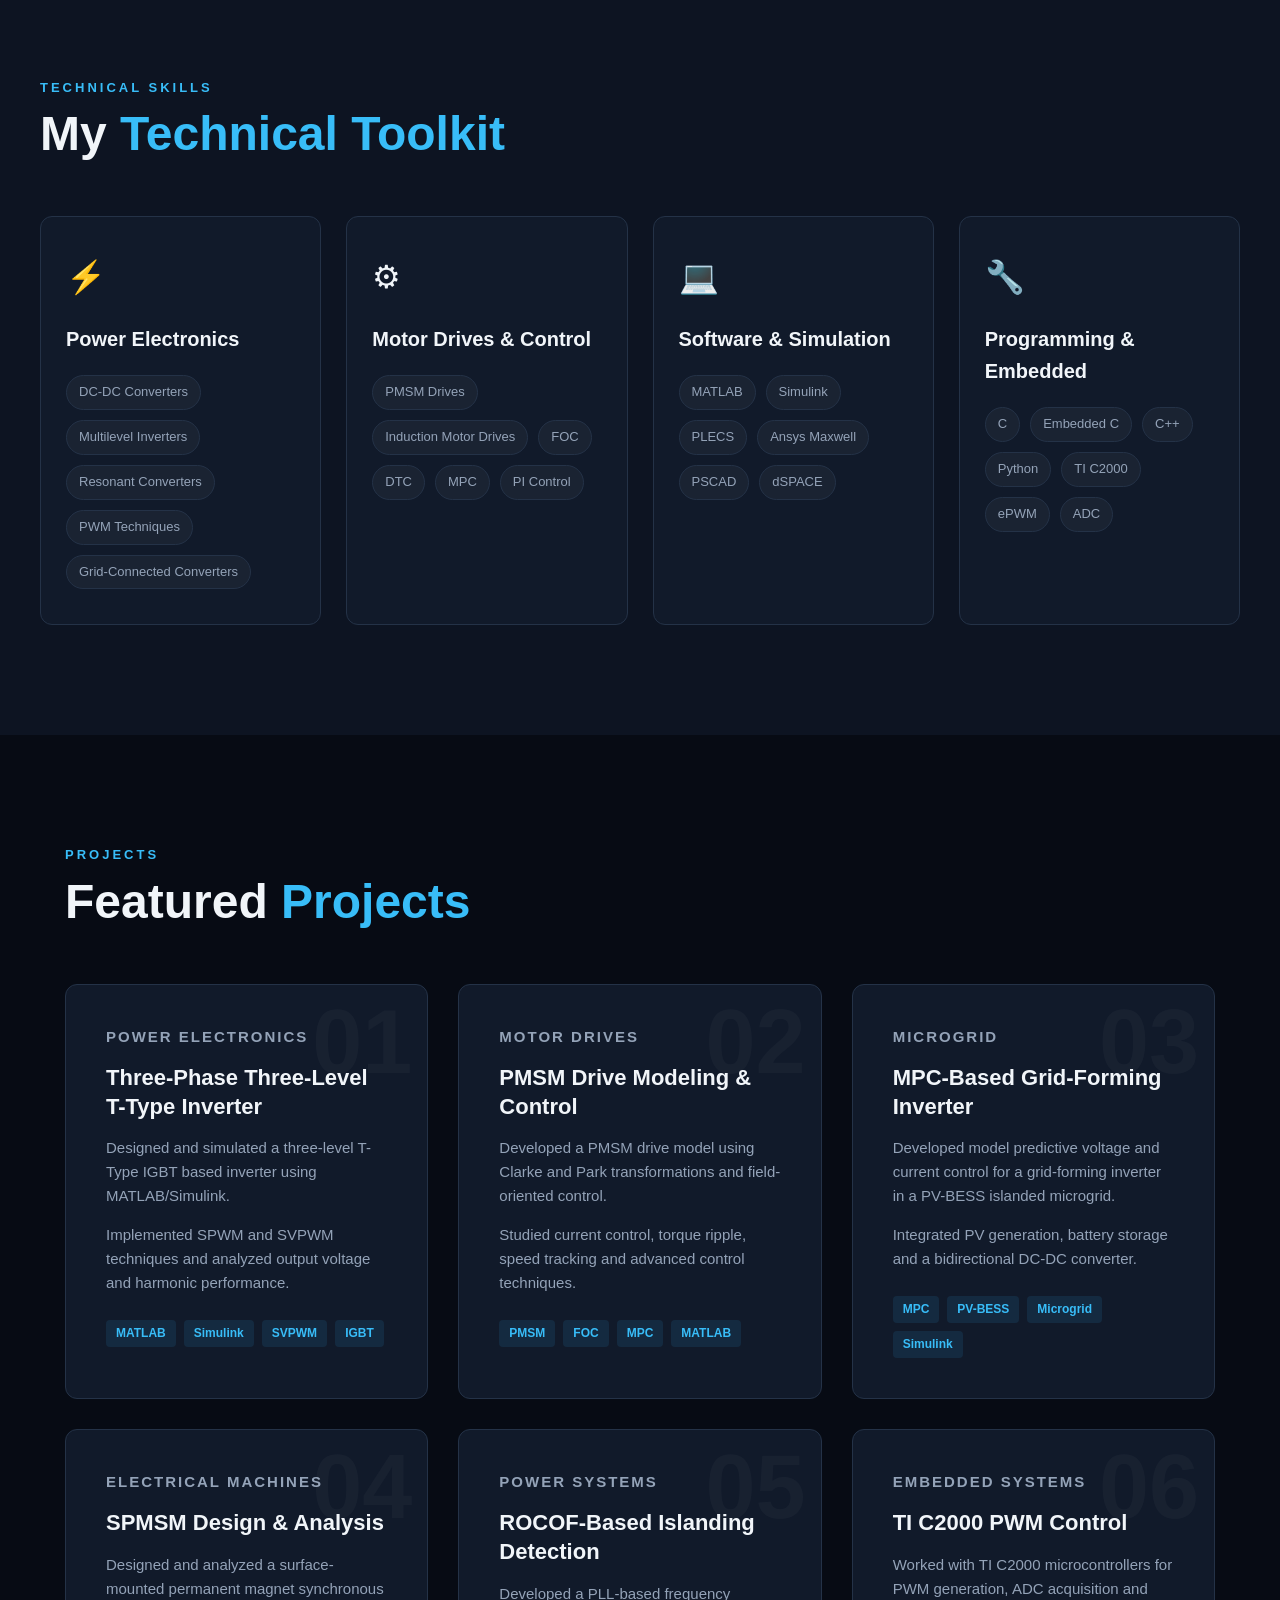
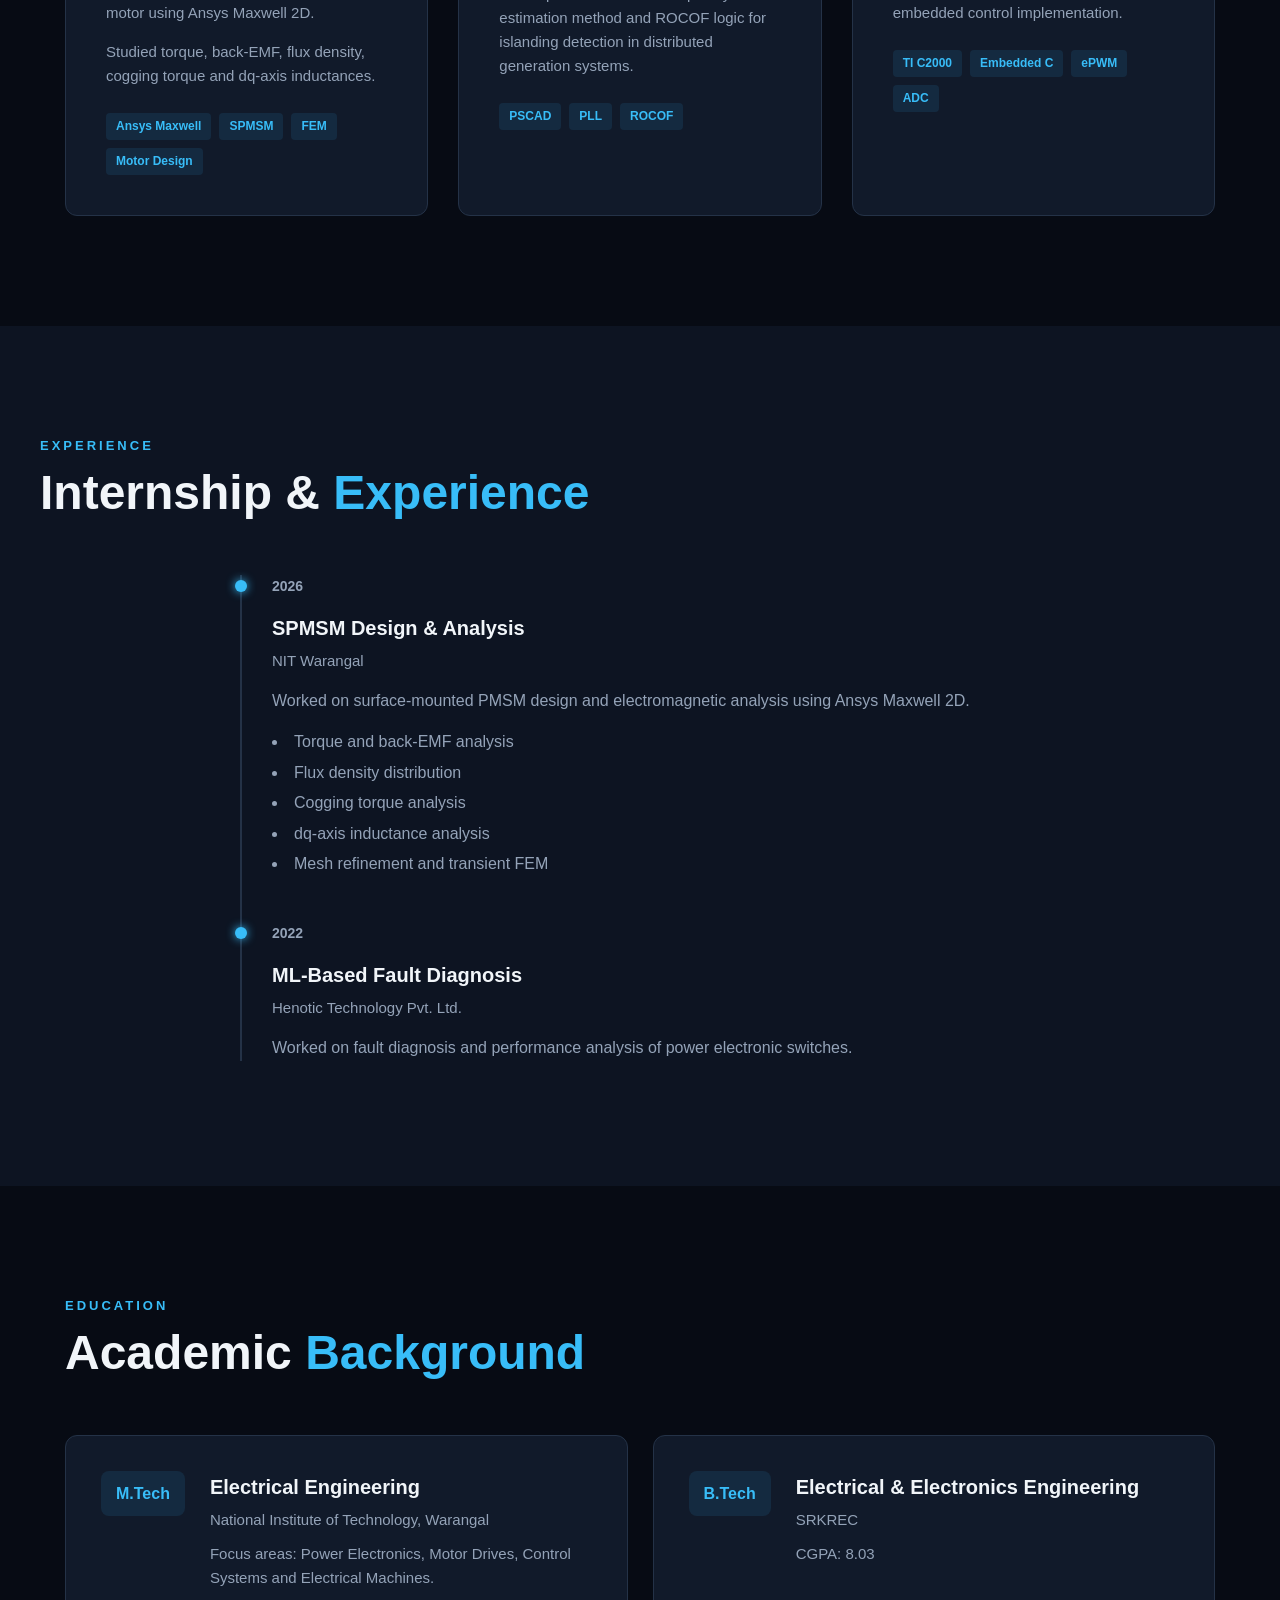
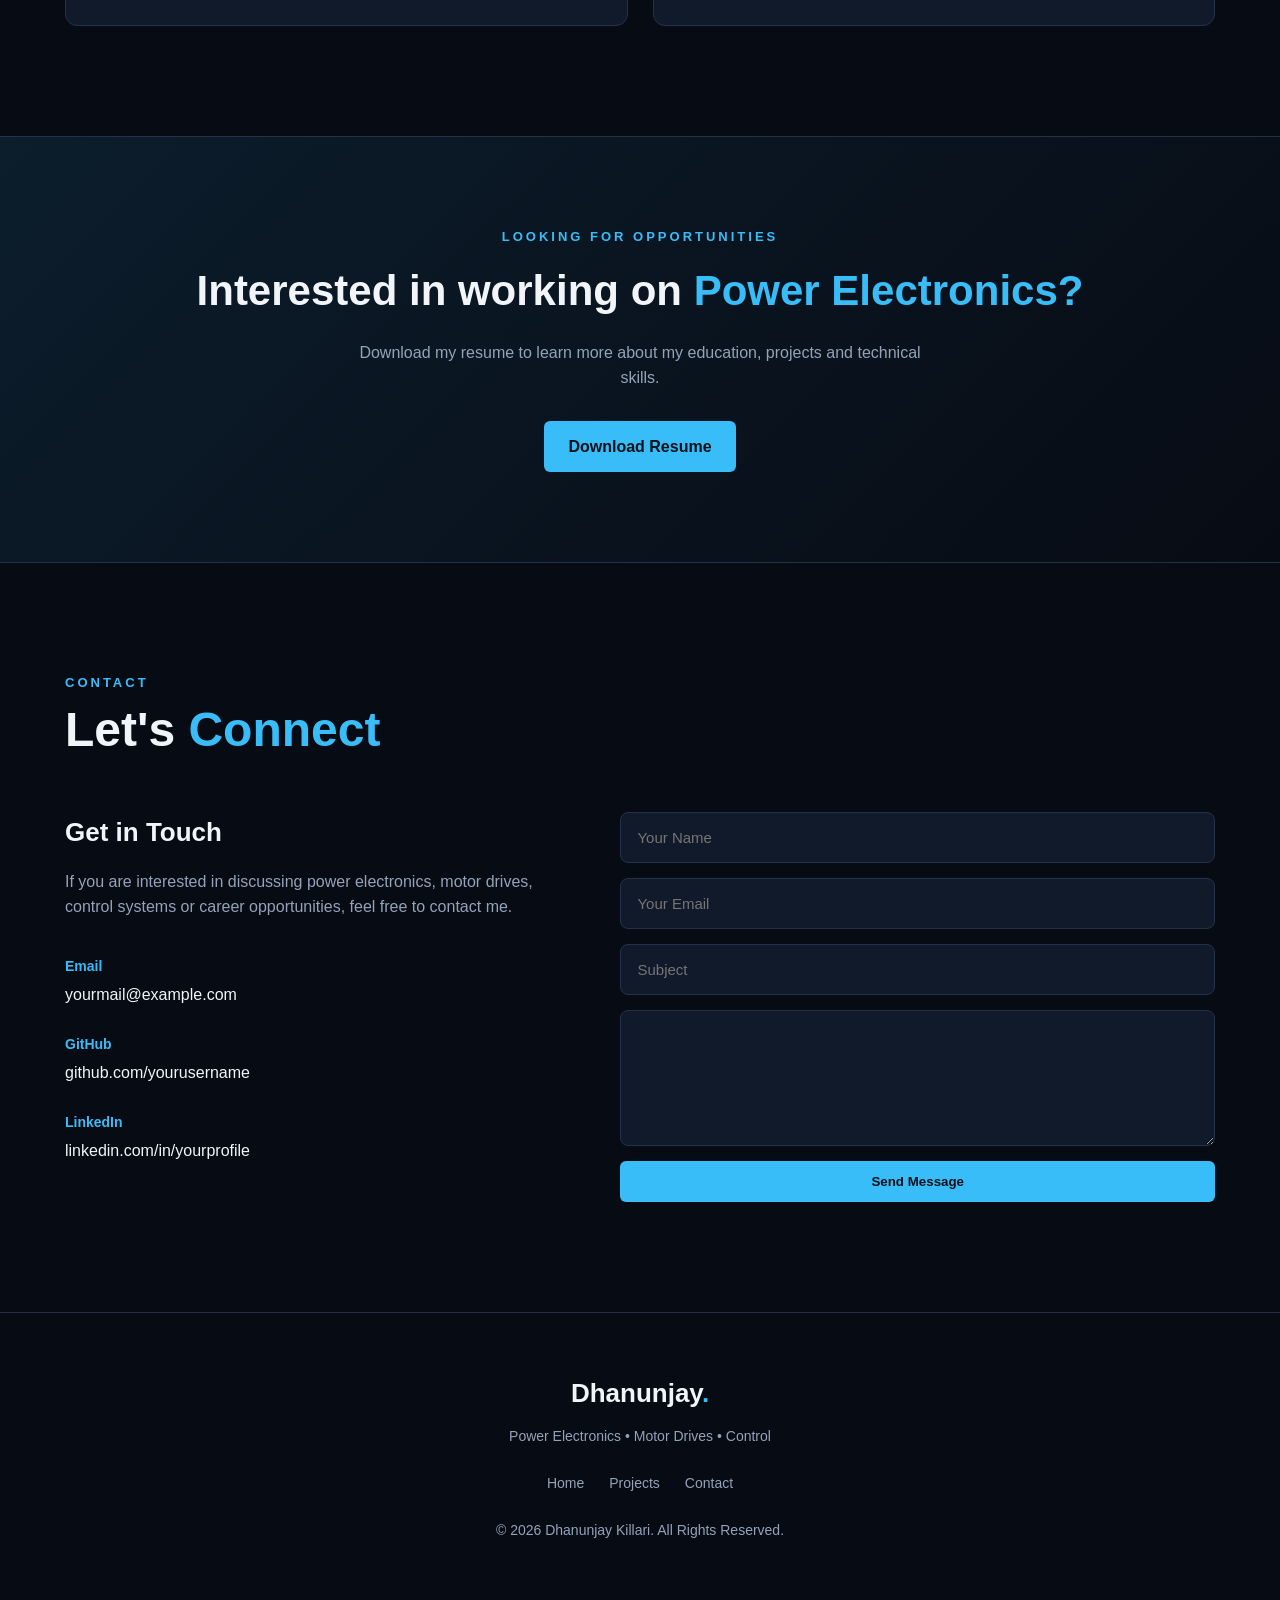
<file: intex.html>
<!DOCTYPE html>
<html lang="en">

<head>
    <meta charset="UTF-8">
    <meta name="viewport" content="width=device-width, initial-scale=1.0">

    <title>Dhanunjay Killari | Power Electronics Engineer</title>

    <meta name="description"
        content="Portfolio of Dhanunjay Killari - M.Tech Electrical Engineering student specializing in Power Electronics, Motor Drives and Control Systems.">

    <link rel="stylesheet" href="style.css">
</head>

<body>

    <!-- ================= NAVIGATION ================= -->

    <header class="header">

        <nav class="navbar">

            <a href="#home" class="logo">
                Dhanunjay<span>.</span>
            </a>

            <button class="menu-btn" id="menuBtn">
                ☰
            </button>

            <ul class="nav-links" id="navLinks">

                <li>
                    <a href="#home">Home</a>
                </li>

                <li>
                    <a href="#about">About</a>
                </li>

                <li>
                    <a href="#skills">Skills</a>
                </li>

                <li>
                    <a href="#projects">Projects</a>
                </li>

                <li>
                    <a href="#experience">Experience</a>
                </li>

                <li>
                    <a href="#education">Education</a>
                </li>

                <li>
                    <a href="#contact">Contact</a>
                </li>

            </ul>

        </nav>

    </header>


    <!-- ================= HOME ================= -->

    <section id="home" class="hero">

        <div class="hero-content">

            <div class="hero-text">

                <p class="hero-small">
                    M.Tech Electrical Engineering
                </p>

                <h1>
                    Power Electronics
                    <br>
                    <span>& Motor Drives</span>
                </h1>

                <p class="hero-description">

                    Electrical Engineering student focused on
                    power converters, motor drives, control systems,
                    embedded systems and electrical machine design.

                </p>

                <div class="hero-buttons">

                    <a href="#projects" class="btn primary-btn">
                        View Projects
                    </a>

                    <a href="assets/resume.pdf"
                       class="btn secondary-btn"
                       target="_blank">
                        Download Resume
                    </a>

                </div>

                <div class="social-links">

                    <a href="https://github.com/"
                       target="_blank">
                        GitHub
                    </a>

                    <a href="https://www.linkedin.com/"
                       target="_blank">
                        LinkedIn
                    </a>

                    <a href="mailto:yourmail@example.com">
                        Email
                    </a>

                </div>

            </div>


            <div class="hero-graphic">

                <div class="circuit-box">

                    <div class="circuit-line line1"></div>
                    <div class="circuit-line line2"></div>
                    <div class="circuit-line line3"></div>

                    <div class="circle">
                        ⚡
                    </div>

                    <p>
                        POWER<br>
                        ELECTRONICS
                    </p>

                </div>

            </div>

        </div>

    </section>


    <!-- ================= ABOUT ================= -->

    <section id="about" class="section">

        <div class="section-title">

            <p>ABOUT ME</p>

            <h2>
                Engineering with
                <span>Power & Control</span>
            </h2>

        </div>


        <div class="about-container">

            <div class="about-text">

                <p>
                    I am an M.Tech student in Electrical Engineering
                    with a strong interest in Power Electronics,
                    Motor Drives, Control Systems and Embedded Systems.
                </p>

                <p>
                    My work involves modeling and simulation of power
                    converters, inverter control, PMSM drives,
                    model predictive control and electrical machine
                    design.
                </p>

                <p>
                    I have hands-on experience with MATLAB/Simulink,
                    PLECS, Ansys Maxwell and TI C2000 embedded
                    controllers.
                </p>

            </div>


            <div class="about-stats">

                <div class="stat-card">

                    <h3>04+</h3>

                    <p>
                        Major Projects
                    </p>

                </div>


                <div class="stat-card">

                    <h3>05+</h3>

                    <p>
                        Simulation Tools
                    </p>

                </div>


                <div class="stat-card">

                    <h3>M.Tech</h3>

                    <p>
                        Electrical Engineering
                    </p>

                </div>


                <div class="stat-card">

                    <h3>Power</h3>

                    <p>
                        Electronics Focus
                    </p>

                </div>

            </div>

        </div>

    </section>


    <!-- ================= SKILLS ================= -->

    <section id="skills" class="section dark-section">

        <div class="section-title">

            <p>TECHNICAL SKILLS</p>

            <h2>
                My <span>Technical Toolkit</span>
            </h2>

        </div>


        <div class="skills-container">


            <!-- Power Electronics -->

            <div class="skill-category">

                <div class="skill-icon">
                    ⚡
                </div>

                <h3>
                    Power Electronics
                </h3>

                <div class="skill-list">

                    <span>DC-DC Converters</span>
                    <span>Multilevel Inverters</span>
                    <span>Resonant Converters</span>
                    <span>PWM Techniques</span>
                    <span>Grid-Connected Converters</span>

                </div>

            </div>


            <!-- Motor Drives -->

            <div class="skill-category">

                <div class="skill-icon">
                    ⚙
                </div>

                <h3>
                    Motor Drives & Control
                </h3>

                <div class="skill-list">

                    <span>PMSM Drives</span>
                    <span>Induction Motor Drives</span>
                    <span>FOC</span>
                    <span>DTC</span>
                    <span>MPC</span>
                    <span>PI Control</span>

                </div>

            </div>


            <!-- Software -->

            <div class="skill-category">

                <div class="skill-icon">
                    💻
                </div>

                <h3>
                    Software & Simulation
                </h3>

                <div class="skill-list">

                    <span>MATLAB</span>
                    <span>Simulink</span>
                    <span>PLECS</span>
                    <span>Ansys Maxwell</span>
                    <span>PSCAD</span>
                    <span>dSPACE</span>

                </div>

            </div>


            <!-- Embedded -->

            <div class="skill-category">

                <div class="skill-icon">
                    🔧
                </div>

                <h3>
                    Programming & Embedded
                </h3>

                <div class="skill-list">

                    <span>C</span>
                    <span>Embedded C</span>
                    <span>C++</span>
                    <span>Python</span>
                    <span>TI C2000</span>
                    <span>ePWM</span>
                    <span>ADC</span>

                </div>

            </div>

        </div>

    </section>


    <!-- ================= PROJECTS ================= -->

    <section id="projects" class="section">

        <div class="section-title">

            <p>PROJECTS</p>

            <h2>
                Featured <span>Projects</span>
            </h2>

        </div>


        <div class="projects-container">


            <!-- PROJECT 1 -->

            <div class="project-card">

                <div class="project-number">
                    01
                </div>

                <div class="project-content">

                    <p class="project-type">
                        POWER ELECTRONICS
                    </p>

                    <h3>
                        Three-Phase Three-Level
                        T-Type Inverter
                    </h3>

                    <p>
                        Designed and simulated a three-level
                        T-Type IGBT based inverter using
                        MATLAB/Simulink.
                    </p>

                    <p>
                        Implemented SPWM and SVPWM techniques
                        and analyzed output voltage and harmonic
                        performance.
                    </p>

                    <div class="project-tags">

                        <span>MATLAB</span>
                        <span>Simulink</span>
                        <span>SVPWM</span>
                        <span>IGBT</span>

                    </div>

                </div>

            </div>


            <!-- PROJECT 2 -->

            <div class="project-card">

                <div class="project-number">
                    02
                </div>

                <div class="project-content">

                    <p class="project-type">
                        MOTOR DRIVES
                    </p>

                    <h3>
                        PMSM Drive Modeling
                        & Control
                    </h3>

                    <p>
                        Developed a PMSM drive model using
                        Clarke and Park transformations and
                        field-oriented control.
                    </p>

                    <p>
                        Studied current control, torque ripple,
                        speed tracking and advanced control
                        techniques.
                    </p>

                    <div class="project-tags">

                        <span>PMSM</span>
                        <span>FOC</span>
                        <span>MPC</span>
                        <span>MATLAB</span>

                    </div>

                </div>

            </div>


            <!-- PROJECT 3 -->

            <div class="project-card">

                <div class="project-number">
                    03
                </div>

                <div class="project-content">

                    <p class="project-type">
                        MICROGRID
                    </p>

                    <h3>
                        MPC-Based Grid-Forming
                        Inverter
                    </h3>

                    <p>
                        Developed model predictive voltage and
                        current control for a grid-forming inverter
                        in a PV-BESS islanded microgrid.
                    </p>

                    <p>
                        Integrated PV generation, battery storage
                        and a bidirectional DC-DC converter.
                    </p>

                    <div class="project-tags">

                        <span>MPC</span>
                        <span>PV-BESS</span>
                        <span>Microgrid</span>
                        <span>Simulink</span>

                    </div>

                </div>

            </div>


            <!-- PROJECT 4 -->

            <div class="project-card">

                <div class="project-number">
                    04
                </div>

                <div class="project-content">

                    <p class="project-type">
                        ELECTRICAL MACHINES
                    </p>

                    <h3>
                        SPMSM Design & Analysis
                    </h3>

                    <p>
                        Designed and analyzed a surface-mounted
                        permanent magnet synchronous motor using
                        Ansys Maxwell 2D.
                    </p>

                    <p>
                        Studied torque, back-EMF, flux density,
                        cogging torque and dq-axis inductances.
                    </p>

                    <div class="project-tags">

                        <span>Ansys Maxwell</span>
                        <span>SPMSM</span>
                        <span>FEM</span>
                        <span>Motor Design</span>

                    </div>

                </div>

            </div>


            <!-- PROJECT 5 -->

            <div class="project-card">

                <div class="project-number">
                    05
                </div>

                <div class="project-content">

                    <p class="project-type">
                        POWER SYSTEMS
                    </p>

                    <h3>
                        ROCOF-Based
                        Islanding Detection
                    </h3>

                    <p>
                        Developed a PLL-based frequency estimation
                        method and ROCOF logic for islanding
                        detection in distributed generation systems.
                    </p>

                    <div class="project-tags">

                        <span>PSCAD</span>
                        <span>PLL</span>
                        <span>ROCOF</span>

                    </div>

                </div>

            </div>


            <!-- PROJECT 6 -->

            <div class="project-card">

                <div class="project-number">
                    06
                </div>

                <div class="project-content">

                    <p class="project-type">
                        EMBEDDED SYSTEMS
                    </p>

                    <h3>
                        TI C2000 PWM
                        Control
                    </h3>

                    <p>
                        Worked with TI C2000 microcontrollers for
                        PWM generation, ADC acquisition and
                        embedded control implementation.
                    </p>

                    <div class="project-tags">

                        <span>TI C2000</span>
                        <span>Embedded C</span>
                        <span>ePWM</span>
                        <span>ADC</span>

                    </div>

                </div>

            </div>

        </div>

    </section>


    <!-- ================= EXPERIENCE ================= -->

    <section id="experience" class="section dark-section">

        <div class="section-title">

            <p>EXPERIENCE</p>

            <h2>
                Internship & <span>Experience</span>
            </h2>

        </div>


        <div class="timeline">


            <div class="timeline-item">

                <div class="timeline-dot"></div>

                <div class="timeline-content">

                    <p class="timeline-date">
                        2026
                    </p>

                    <h3>
                        SPMSM Design & Analysis
                    </h3>

                    <h4>
                        NIT Warangal
                    </h4>

                    <p>
                        Worked on surface-mounted PMSM design
                        and electromagnetic analysis using
                        Ansys Maxwell 2D.
                    </p>

                    <ul>

                        <li>
                            Torque and back-EMF analysis
                        </li>

                        <li>
                            Flux density distribution
                        </li>

                        <li>
                            Cogging torque analysis
                        </li>

                        <li>
                            dq-axis inductance analysis
                        </li>

                        <li>
                            Mesh refinement and transient FEM
                        </li>

                    </ul>

                </div>

            </div>


            <div class="timeline-item">

                <div class="timeline-dot"></div>

                <div class="timeline-content">

                    <p class="timeline-date">
                        2022
                    </p>

                    <h3>
                        ML-Based Fault Diagnosis
                    </h3>

                    <h4>
                        Henotic Technology Pvt. Ltd.
                    </h4>

                    <p>
                        Worked on fault diagnosis and performance
                        analysis of power electronic switches.
                    </p>

                </div>

            </div>


        </div>

    </section>


    <!-- ================= EDUCATION ================= -->

    <section id="education" class="section">

        <div class="section-title">

            <p>EDUCATION</p>

            <h2>
                Academic <span>Background</span>
            </h2>

        </div>


        <div class="education-container">


            <div class="education-card">

                <div class="education-year">
                    M.Tech
                </div>

                <div>

                    <h3>
                        Electrical Engineering
                    </h3>

                    <p>
                        National Institute of Technology,
                        Warangal
                    </p>

                    <p class="education-description">
                        Focus areas: Power Electronics,
                        Motor Drives, Control Systems and
                        Electrical Machines.
                    </p>

                </div>

            </div>


            <div class="education-card">

                <div class="education-year">
                    B.Tech
                </div>

                <div>

                    <h3>
                        Electrical & Electronics Engineering
                    </h3>

                    <p>
                        SRKREC
                    </p>

                    <p class="education-description">
                        CGPA: 8.03
                    </p>

                </div>

            </div>


        </div>

    </section>


    <!-- ================= RESUME ================= -->

    <section class="resume-section">

        <div>

            <p>
                LOOKING FOR OPPORTUNITIES
            </p>

            <h2>
                Interested in working on
                <span>Power Electronics?</span>
            </h2>

            <p>
                Download my resume to learn more about
                my education, projects and technical skills.
            </p>

            <a href="assets/resume.pdf"
               target="_blank"
               class="btn primary-btn">

                Download Resume

            </a>

        </div>

    </section>


    <!-- ================= CONTACT ================= -->

    <section id="contact" class="section">

        <div class="section-title">

            <p>CONTACT</p>

            <h2>
                Let's <span>Connect</span>
            </h2>

        </div>


        <div class="contact-container">

            <div class="contact-info">

                <h3>
                    Get in Touch
                </h3>

                <p>
                    If you are interested in discussing
                    power electronics, motor drives,
                    control systems or career opportunities,
                    feel free to contact me.
                </p>


                <div class="contact-item">

                    <strong>Email</strong>

                    <a href="mailto:yourmail@example.com">
                        yourmail@example.com
                    </a>

                </div>


                <div class="contact-item">

                    <strong>GitHub</strong>

                    <a href="https://github.com/"
                       target="_blank">
                        github.com/yourusername
                    </a>

                </div>


                <div class="contact-item">

                    <strong>LinkedIn</strong>

                    <a href="https://www.linkedin.com/"
                       target="_blank">
                        linkedin.com/in/yourprofile
                    </a>

                </div>

            </div>


            <form class="contact-form"
                  id="contactForm">

                <input
                    type="text"
                    id="name"
                    placeholder="Your Name"
                    required
                >

                <input
                    type="email"
                    id="email"
                    placeholder="Your Email"
                    required
                >

                <input
                    type="text"
                    id="subject"
                    placeholder="Subject"
                    required
                >

                <textarea
                    id="message"
                    rows="6"
                    placeholder="Your Message"
                    required>
                </textarea>

                <button
                    type="submit"
                    class="btn primary-btn">

                    Send Message

                </button>

            </form>

        </div>

    </section>


    <!-- ================= FOOTER ================= -->

    <footer>

        <div class="footer-content">

            <h3>
                Dhanunjay<span>.</span>
            </h3>

            <p>
                Power Electronics • Motor Drives • Control
            </p>

            <div class="footer-links">

                <a href="#home">
                    Home
                </a>

                <a href="#projects">
                    Projects
                </a>

                <a href="#contact">
                    Contact
                </a>

            </div>

            <p class="copyright">
                © 2026 Dhanunjay Killari. All Rights Reserved.
            </p>

        </div>

    </footer>


    <!-- JAVASCRIPT -->

    <script src="script.js"></script>

</body>

</html>
</file>
<file: style.css>
/* =========================================
   GLOBAL
========================================= */

* {
    margin: 0;
    padding: 0;
    box-sizing: border-box;
    scroll-behavior: smooth;
}

:root {
    --bg: #070b14;
    --bg-light: #0d1422;
    --card: #111a2a;
    --border: #243247;

    --text: #f1f5f9;
    --text-light: #94a3b8;

    --accent: #38bdf8;
    --accent-dark: #0284c7;

    --max-width: 1200px;
}

body {
    font-family: Arial, Helvetica, sans-serif;
    background: var(--bg);
    color: var(--text);
    line-height: 1.6;
}


/* =========================================
   HEADER
========================================= */

.header {
    position: fixed;
    top: 0;
    left: 0;
    width: 100%;
    z-index: 1000;
    background: rgba(7, 11, 20, 0.9);
    backdrop-filter: blur(12px);
    border-bottom: 1px solid rgba(255,255,255,0.05);
}

.navbar {
    max-width: var(--max-width);
    margin: auto;
    height: 75px;
    padding: 0 25px;
    display: flex;
    align-items: center;
    justify-content: space-between;
}

.logo {
    font-size: 26px;
    font-weight: 800;
    color: white;
    text-decoration: none;
}

.logo span,
.footer-content span {
    color: var(--accent);
}

.nav-links {
    display: flex;
    gap: 30px;
    list-style: none;
}

.nav-links a {
    color: var(--text-light);
    text-decoration: none;
    font-size: 14px;
    transition: 0.3s;
}

.nav-links a:hover {
    color: var(--accent);
}

.menu-btn {
    display: none;
    background: none;
    border: none;
    color: white;
    font-size: 28px;
    cursor: pointer;
}


/* =========================================
   HERO
========================================= */

.hero {
    min-height: 100vh;
    max-width: var(--max-width);
    margin: auto;
    padding: 120px 25px 80px;
    display: flex;
    align-items: center;
}

.hero-content {
    width: 100%;
    display: grid;
    grid-template-columns: 1.2fr 0.8fr;
    gap: 80px;
    align-items: center;
}

.hero-small {
    color: var(--accent);
    font-size: 16px;
    font-weight: 600;
    margin-bottom: 15px;
}

.hero h1 {
    font-size: clamp(48px, 7vw, 82px);
    line-height: 1.05;
    letter-spacing: -3px;
    margin-bottom: 25px;
}

.hero h1 span {
    color: var(--accent);
}

.hero-description {
    max-width: 650px;
    color: var(--text-light);
    font-size: 18px;
    margin-bottom: 35px;
}

.hero-buttons {
    display: flex;
    gap: 15px;
    flex-wrap: wrap;
}

.btn {
    display: inline-block;
    padding: 13px 24px;
    border-radius: 6px;
    text-decoration: none;
    font-weight: 700;
    transition: 0.3s;
    border: none;
    cursor: pointer;
}

.primary-btn {
    background: var(--accent);
    color: #03111a;
}

.primary-btn:hover {
    background: #7dd3fc;
    transform: translateY(-3px);
}

.secondary-btn {
    color: var(--accent);
    border: 1px solid var(--accent);
    background: transparent;
}

.secondary-btn:hover {
    background: rgba(56,189,248,0.1);
    transform: translateY(-3px);
}

.social-links {
    display: flex;
    gap: 25px;
    margin-top: 35px;
}

.social-links a {
    color: var(--text-light);
    text-decoration: none;
    transition: 0.3s;
}

.social-links a:hover {
    color: var(--accent);
}


/* =========================================
   HERO GRAPHIC
========================================= */

.hero-graphic {
    display: flex;
    justify-content: center;
    align-items: center;
}

.circuit-box {
    width: 330px;
    height: 330px;
    border: 1px solid var(--border);
    border-radius: 20px;
    background: linear-gradient(135deg, rgba(56,189,248,0.08), transparent);
    position: relative;
    display: flex;
    align-items: center;
    justify-content: center;
    flex-direction: column;
    box-shadow: 0 0 80px rgba(56,189,248,0.08);
}

.circle {
    width: 100px;
    height: 100px;
    border-radius: 50%;
    background: rgba(56,189,248,0.08);
    border: 2px solid var(--accent);
    display: flex;
    align-items: center;
    justify-content: center;
    font-size: 45px;
    margin-bottom: 20px;
    animation: pulse 2s infinite;
}

.circuit-box p {
    text-align: center;
    color: var(--accent);
    font-weight: 700;
    letter-spacing: 3px;
}

.circuit-line {
    position: absolute;
    height: 1px;
    background: var(--accent);
    opacity: 0.5;
}

.line1 {
    width: 100px;
    top: 80px;
    left: 0;
}

.line2 {
    width: 80px;
    right: 0;
    top: 160px;
}

.line3 {
    width: 120px;
    bottom: 80px;
    left: 20px;
}

@keyframes pulse {
    0% {
        box-shadow: 0 0 0 0 rgba(56,189,248,0.4);
    }
    70% {
        box-shadow: 0 0 0 20px rgba(56,189,248,0);
    }
    100% {
        box-shadow: 0 0 0 0 rgba(56,189,248,0);
    }
}


/* =========================================
   SECTIONS
========================================= */

.section {
    max-width: var(--max-width);
    margin: auto;
    padding: 110px 25px;
}

.dark-section {
    max-width: none;
    background: var(--bg-light);
    padding-left: max(25px, calc((100vw - var(--max-width)) / 2));
    padding-right: max(25px, calc((100vw - var(--max-width)) / 2));
}

.section-title {
    margin-bottom: 55px;
}

.section-title p {
    color: var(--accent);
    font-size: 13px;
    font-weight: 700;
    letter-spacing: 3px;
    margin-bottom: 10px;
}

.section-title h2 {
    font-size: clamp(32px, 5vw, 48px);
    line-height: 1.1;
}

.section-title h2 span {
    color: var(--accent);
}


/* =========================================
   ABOUT
========================================= */

.about-container {
    display: grid;
    grid-template-columns: 1fr 1fr;
    gap: 70px;
    align-items: start;
}

.about-text p {
    color: var(--text-light);
    margin-bottom: 20px;
    font-size: 17px;
}

.about-stats {
    display: grid;
    grid-template-columns: 1fr 1fr;
    gap: 15px;
}

.stat-card {
    background: var(--card);
    border: 1px solid var(--border);
    padding: 30px;
    border-radius: 12px;
    transition: 0.3s;
}

.stat-card:hover {
    border-color: var(--accent);
    transform: translateY(-5px);
}

.stat-card h3 {
    font-size: 36px;
    color: var(--accent);
    margin-bottom: 5px;
}

.stat-card p {
    color: var(--text-light);
    font-size: 14px;
}


/* =========================================
   SKILLS
========================================= */

.skills-container {
    display: grid;
    grid-template-columns: repeat(auto-fit, minmax(260px, 1fr));
    gap: 25px;
}

.skill-category {
    background: var(--card);
    border: 1px solid var(--border);
    padding: 35px 25px;
    border-radius: 12px;
    transition: 0.3s;
}

.skill-category:hover {
    border-color: var(--accent);
    transform: translateY(-5px);
}

.skill-icon {
    font-size: 32px;
    margin-bottom: 20px;
}

.skill-category h3 {
    font-size: 20px;
    margin-bottom: 20px;
}

.skill-list {
    display: flex;
    flex-wrap: wrap;
    gap: 10px;
}

.skill-list span {
    background: rgba(255,255,255,0.04);
    border: 1px solid var(--border);
    padding: 6px 12px;
    border-radius: 20px;
    font-size: 13px;
    color: var(--text-light);
}


/* =========================================
   PROJECTS
========================================= */

.projects-container {
    display: grid;
    grid-template-columns: repeat(auto-fit, minmax(340px, 1fr));
    gap: 30px;
}

.project-card {
    background: var(--card);
    border: 1px solid var(--border);
    border-radius: 12px;
    padding: 40px;
    position: relative;
    overflow: hidden;
    transition: 0.3s;
}

.project-card:hover {
    border-color: var(--accent);
    transform: translateY(-5px);
}

.project-number {
    position: absolute;
    top: -15px;
    right: 15px;
    font-size: 90px;
    font-weight: 900;
    color: rgba(255,255,255,0.03);
    user-select: none;
}

.project-type {
    color: var(--accent);
    font-size: 12px;
    font-weight: 700;
    letter-spacing: 2px;
    margin-bottom: 15px;
}

.project-card h3 {
    font-size: 22px;
    margin-bottom: 15px;
    line-height: 1.3;
}

.project-card p {
    color: var(--text-light);
    font-size: 15px;
    margin-bottom: 15px;
}

.project-tags {
    display: flex;
    flex-wrap: wrap;
    gap: 8px;
    margin-top: 25px;
}

.project-tags span {
    background: rgba(56,189,248,0.1);
    color: var(--accent);
    padding: 4px 10px;
    border-radius: 4px;
    font-size: 12px;
    font-weight: 600;
}


/* =========================================
   TIMELINE (EXPERIENCE)
========================================= */

.timeline {
    position: relative;
    max-width: 800px;
    margin: auto;
    padding-left: 30px;
    border-left: 2px solid var(--border);
}

.timeline-item {
    position: relative;
    margin-bottom: 45px;
}

.timeline-item:last-child {
    margin-bottom: 0;
}

.timeline-dot {
    position: absolute;
    left: -37px;
    top: 5px;
    width: 12px;
    height: 12px;
    border-radius: 50%;
    background: var(--accent);
    box-shadow: 0 0 10px var(--accent);
}

.timeline-date {
    color: var(--accent);
    font-weight: 700;
    font-size: 14px;
    margin-bottom: 5px;
}

.timeline-content h3 {
    font-size: 20px;
    margin-bottom: 5px;
}

.timeline-content h4 {
    color: var(--text-light);
    font-weight: 500;
    font-size: 15px;
    margin-bottom: 15px;
}

.timeline-content p {
    color: var(--text-light);
    margin-bottom: 15px;
}

.timeline-content ul {
    list-style-position: inside;
    color: var(--text-light);
}

.timeline-content li {
    margin-bottom: 5px;
}


/* =========================================
   EDUCATION
========================================= */

.education-container {
    display: grid;
    grid-template-columns: repeat(auto-fit, minmax(320px, 1fr));
    gap: 25px;
}

.education-card {
    background: var(--card);
    border: 1px solid var(--border);
    padding: 35px;
    border-radius: 12px;
    display: flex;
    gap: 25px;
    transition: 0.3s;
}

.education-card:hover {
    border-color: var(--accent);
    transform: translateY(-5px);
}

.education-year {
    background: rgba(56,189,248,0.1);
    color: var(--accent);
    font-weight: 800;
    padding: 10px 15px;
    border-radius: 8px;
    height: fit-content;
}

.education-card h3 {
    font-size: 20px;
    margin-bottom: 5px;
}

.education-card p {
    color: var(--text-light);
    font-size: 15px;
}

.education-description {
    margin-top: 10px;
}


/* =========================================
   RESUME BANNER
========================================= */

.resume-section {
    background: linear-gradient(135deg, rgba(56,189,248,0.1), transparent);
    border-top: 1px solid var(--border);
    border-bottom: 1px solid var(--border);
    text-align: center;
    padding: 90px 25px;
}

.resume-section p:first-child {
    color: var(--accent);
    font-size: 13px;
    font-weight: 700;
    letter-spacing: 3px;
    margin-bottom: 10px;
}

.resume-section h2 {
    font-size: clamp(28px, 4vw, 42px);
    margin-bottom: 15px;
}

.resume-section h2 span {
    color: var(--accent);
}

.resume-section p {
    color: var(--text-light);
    max-width: 600px;
    margin: 0 auto 30px;
}


/* =========================================
   CONTACT
========================================= */

.contact-container {
    display: grid;
    grid-template-columns: 1fr 1.2fr;
    gap: 60px;
}

.contact-info h3 {
    font-size: 26px;
    margin-bottom: 15px;
}

.contact-info p {
    color: var(--text-light);
    margin-bottom: 35px;
}

.contact-item {
    margin-bottom: 25px;
}

.contact-item strong {
    display: block;
    color: var(--accent);
    font-size: 14px;
    margin-bottom: 5px;
}

.contact-item a {
    color: var(--text);
    text-decoration: none;
    font-size: 16px;
    transition: 0.3s;
}

.contact-item a:hover {
    color: var(--accent);
}

.contact-form {
    display: flex;
    flex-direction: column;
    gap: 15px;
}

.contact-form input,
.contact-form textarea {
    background: var(--card);
    border: 1px solid var(--border);
    padding: 16px;
    border-radius: 8px;
    color: var(--text);
    font-size: 15px;
    outline: none;
    transition: 0.3s;
    font-family: inherit;
}

.contact-form input:focus,
.contact-form textarea:focus {
    border-color: var(--accent);
}


/* =========================================
   FOOTER
========================================= */

footer {
    border-top: 1px solid var(--border);
    padding: 60px 25px;
    text-align: center;
}

.footer-content h3 {
    font-size: 26px;
    margin-bottom: 10px;
}

.footer-content p {
    color: var(--text-light);
    font-size: 14px;
}

.footer-links {
    display: flex;
    justify-content: center;
    gap: 25px;
    margin: 25px 0;
}

.footer-links a {
    color: var(--text-light);
    text-decoration: none;
    font-size: 14px;
    transition: 0.3s;
}

.footer-links a:hover {
    color: var(--accent);
}

.copyright {
    margin-top: 25px;
    font-size: 13px;
    color: rgba(255,255,255,0.3);
}


/* =========================================
   RESPONSIVE (MOBILE)
========================================= */

@media (max-width: 900px) {

    .hero-content,
    .about-container,
    .contact-container {
        grid-template-columns: 1fr;
    }

    .hero-graphic {
        order: -1;
    }

    .menu-btn {
        display: block;
    }

    .nav-links {
        position: fixed;
        top: 75px;
        left: 0;
        width: 100%;
        background: var(--bg-light);
        flex-direction: column;
        padding: 30px;
        gap: 20px;
        border-bottom: 1px solid var(--border);
        transform: translateY(-150%);
        transition: 0.4s ease;
    }

    .nav-links.active {
        transform: translateY(0);
    }

}
</file>
